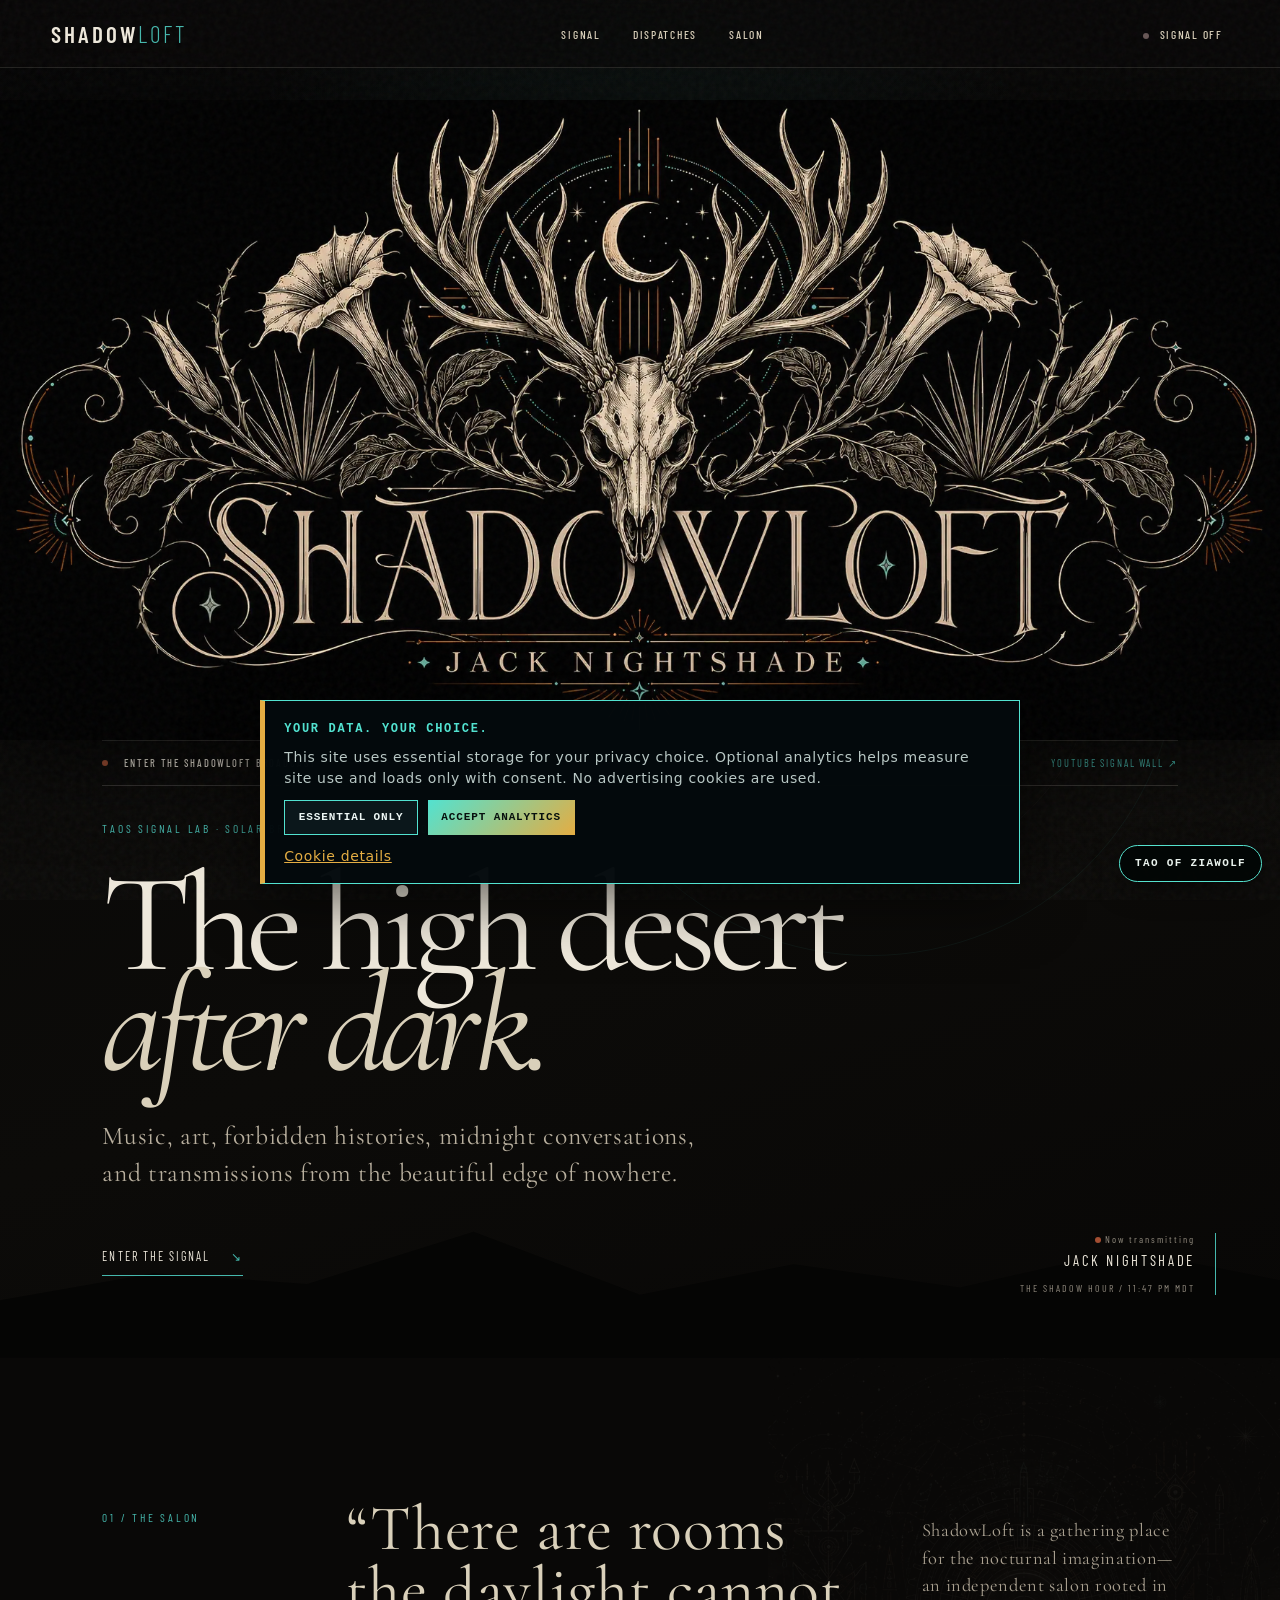
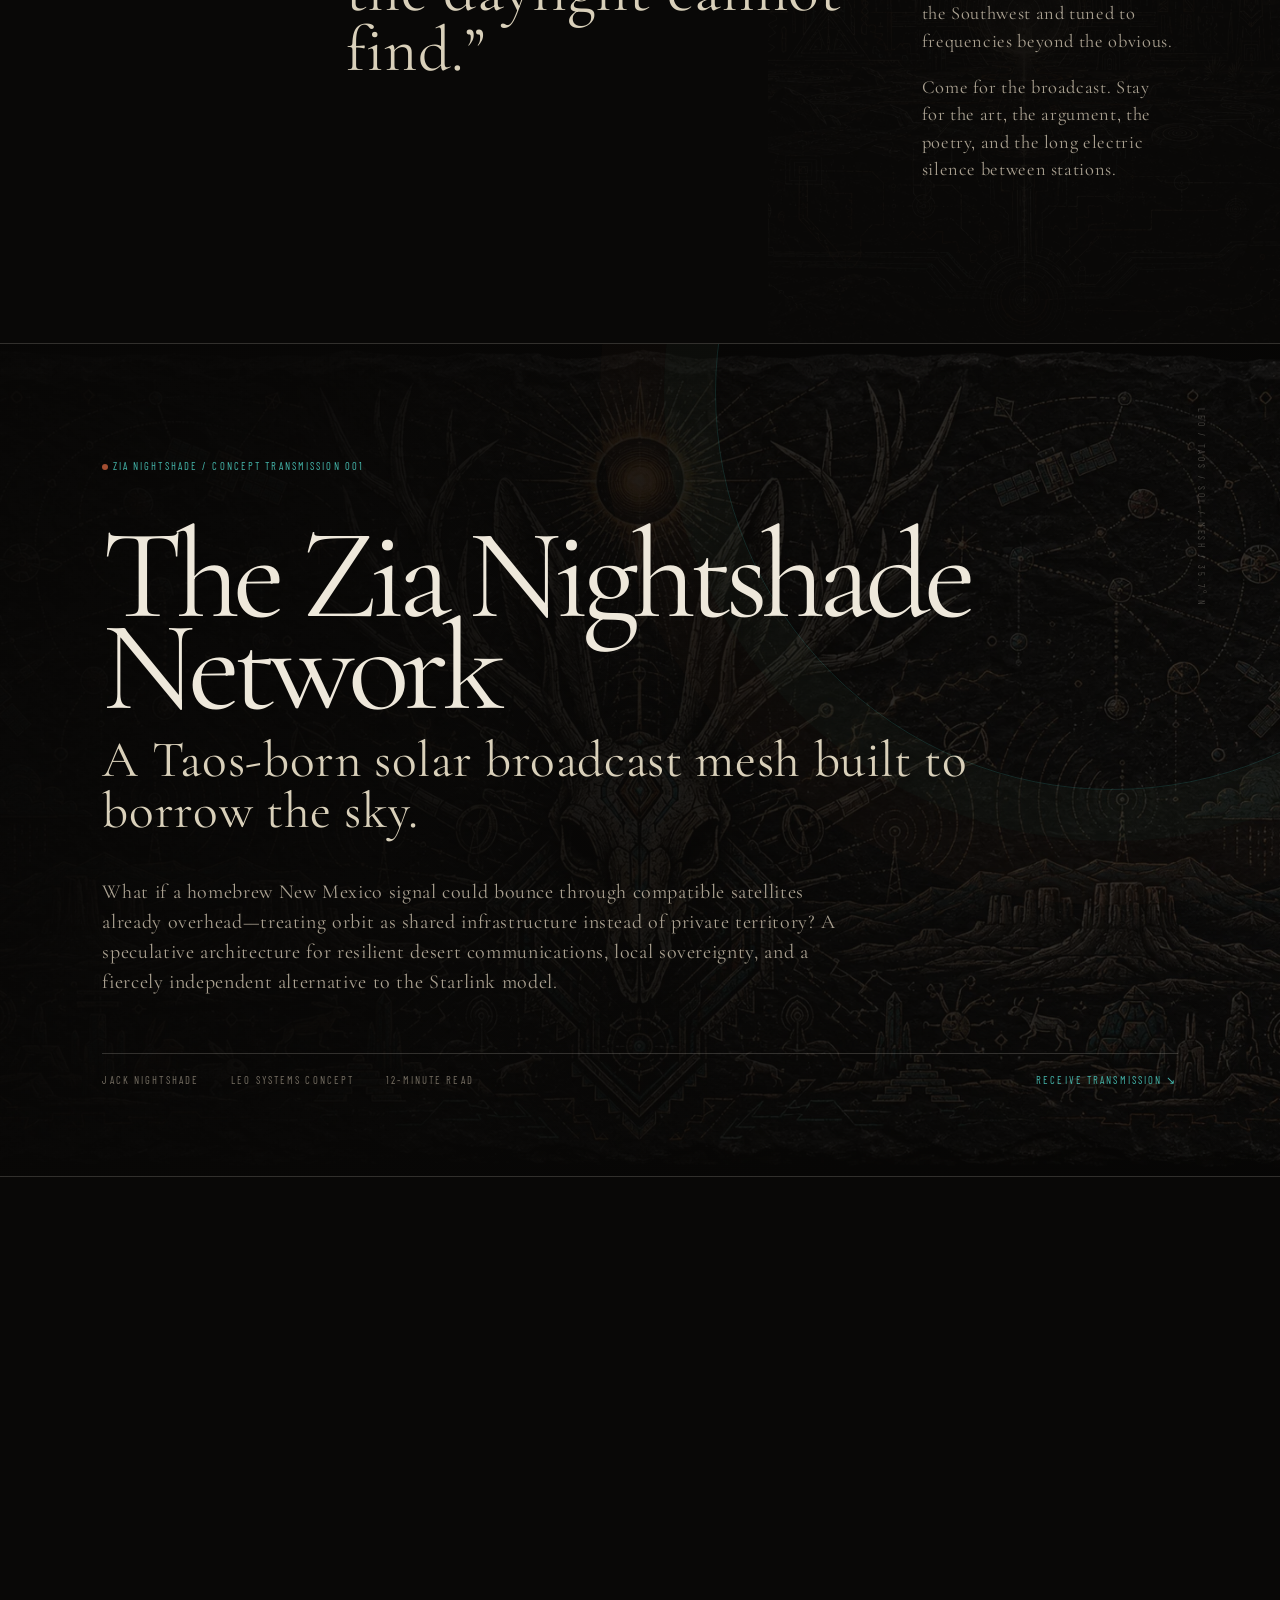
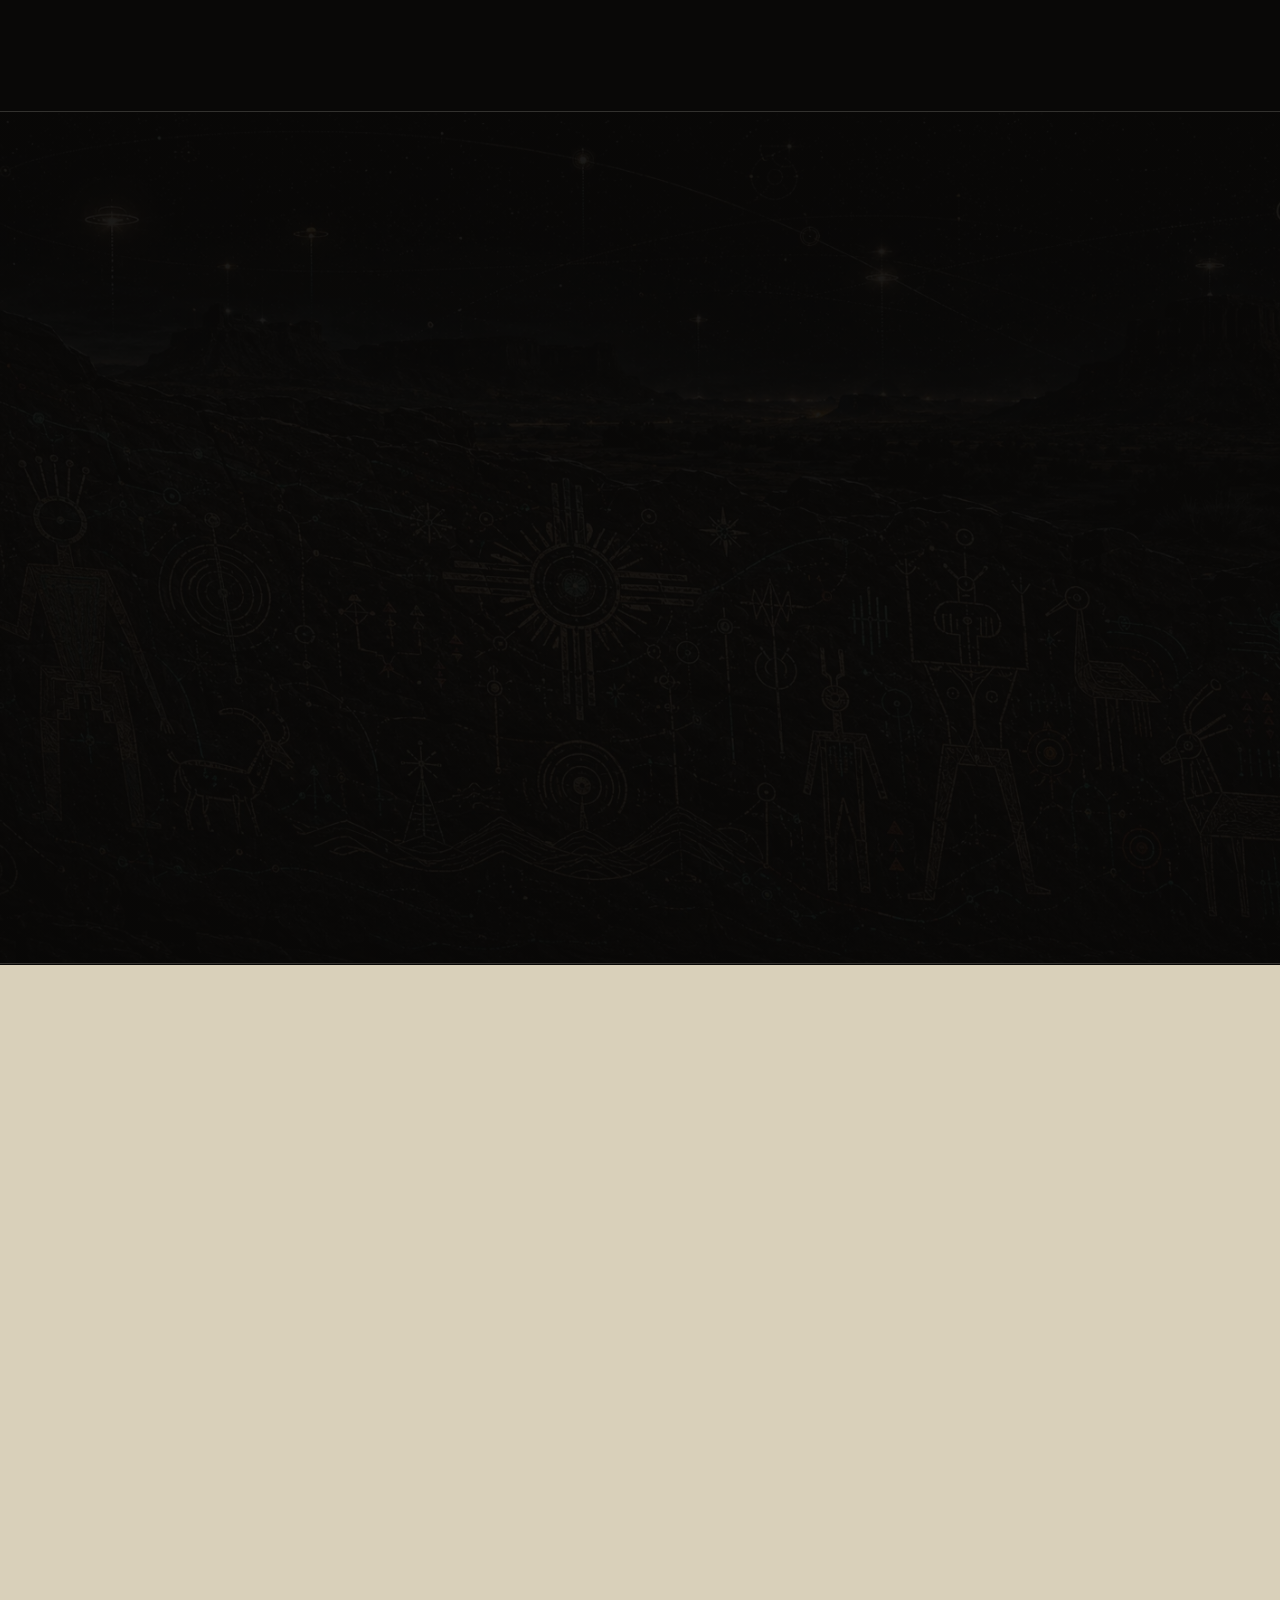
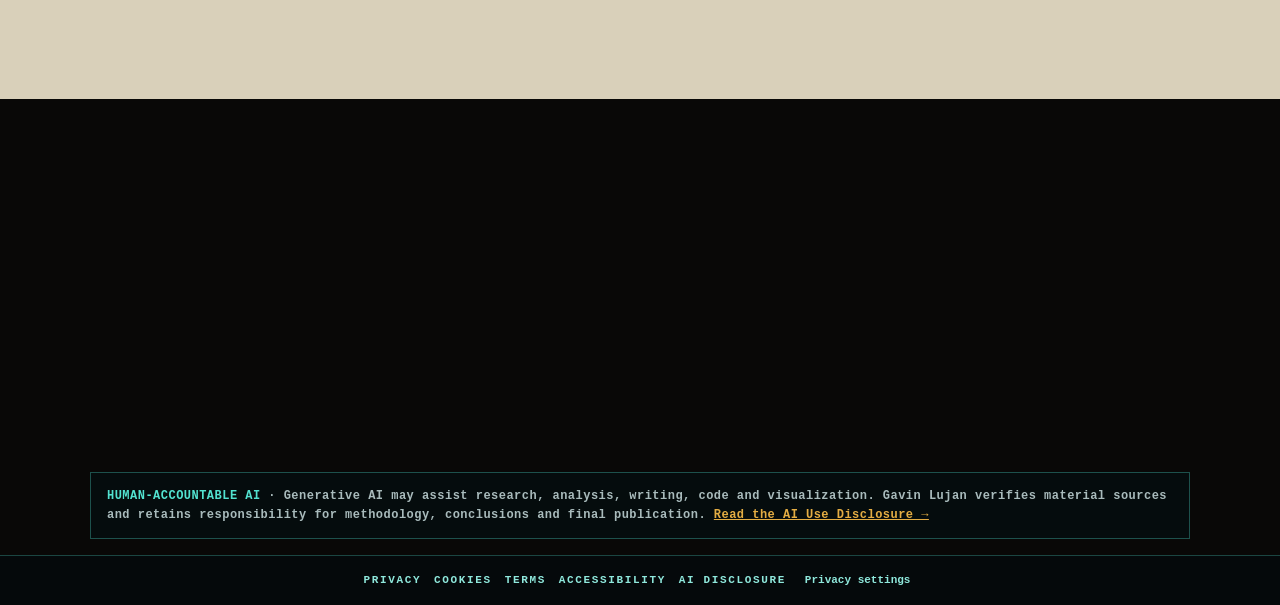
<file: index.html>
<!doctype html>
<html lang="en">
<head>
  <meta charset="utf-8">
  <meta name="viewport" content="width=device-width,initial-scale=1">
  <meta name="theme-color" content="#090807">
  <meta name="description" content="ShadowLoft — a high-desert night-culture salon broadcasting art, sound, essays, and strange signals after dark.">
  <title>ShadowLoft | The High Desert After Dark</title>
  <link rel="preconnect" href="https://fonts.googleapis.com">
  <link rel="preconnect" href="https://fonts.gstatic.com" crossorigin>
  <link href="https://fonts.googleapis.com/css2?family=Barlow+Condensed:wght@300;400;500;600&family=Cormorant+Garamond:ital,wght@0,400;0,500;1,400;1,500&display=swap" rel="stylesheet">
  <link rel="stylesheet" href="styles.css">
<link rel="stylesheet" href="assets/site-compliance.css?v=20260910-1"><script defer src="assets/site-compliance.js?v=20260910-1"></script></head>
<body>
  <div class="grain" aria-hidden="true"></div>
  <header class="masthead">
    <a class="wordmark" href="#top" aria-label="ShadowLoft home">SHADOW<span>LOFT</span></a>
    <nav aria-label="Main navigation">
      <a href="#signal">Signal</a><a href="#dispatches">Dispatches</a><a href="#salon">Salon</a>
    </nav>
    <button class="sound-toggle" id="soundToggle" aria-pressed="false" title="Toggle ambient signal"><span></span> Signal off</button>
  </header>

  <main id="top">
    <section class="hero">
      <div class="hero-orbit" aria-hidden="true"><span class="moon"></span><span class="hawk">◆</span></div>
      <div class="hero-copy">
        <img class="title-sigil" src="assets/shadowloft-title-v2.webp" alt="ShadowLoft — fierce Jack Nightshade jackalope skull sigil" width="1774" height="887" fetchpriority="high" decoding="async">
        <a class="banner-broadcast" href="https://www.youtube.com/watch?v=Rj-kZYt4z4Y&amp;list=PLIIztMdZuAfWx11diGXqx4ad2Gn9pyTrG" target="_blank" rel="noopener"><span class="pulse"></span><strong>ENTER THE SHADOWLOFT BROADCAST</strong><span>YouTube signal wall ↗</span></a>
        <p class="eyebrow">Taos signal lab · Solar broadcast · New Mexico · MMXXVI</p>
        <h1>The high desert<br><em>after dark.</em></h1>
        <p class="dek">Music, art, forbidden histories, midnight conversations, and transmissions from the beautiful edge of nowhere.</p>
        <a class="enter" href="#signal">Enter the signal <span>↘</span></a>
      </div>
      <aside class="on-air">
        <div><span class="pulse"></span> Now transmitting</div>
        <p>JACK NIGHTSHADE</p>
        <small>THE SHADOW HOUR / 11:47 PM MDT</small>
      </aside>
      <div class="desert-line" aria-hidden="true"></div>
    </section>

    <section class="manifesto" id="salon">
      <p class="section-no">01 / The Salon</p>
      <blockquote>“There are rooms the daylight cannot find.”</blockquote>
      <div class="manifesto-copy">
        <p>ShadowLoft is a gathering place for the nocturnal imagination—an independent salon rooted in the Southwest and tuned to frequencies beyond the obvious.</p>
        <p>Come for the broadcast. Stay for the art, the argument, the poetry, and the long electric silence between stations.</p>
      </div>
    </section>

    <article class="lead-dispatch" id="zia-network">
      <div class="lead-kicker"><span class="pulse"></span> Zia Nightshade / Concept Transmission 001</div>
      <p class="lead-orbit" aria-hidden="true">LEO / TAOS / SOL / MESH / 35.7° N</p>
      <h2>The Zia Nightshade Network</h2>
      <h3>A Taos-born solar broadcast mesh built to borrow the sky.</h3>
      <p class="lead-dek">What if a homebrew New Mexico signal could bounce through compatible satellites already overhead—treating orbit as shared infrastructure instead of private territory? A speculative architecture for resilient desert communications, local sovereignty, and a fiercely independent alternative to the Starlink model.</p>
      <div class="lead-meta"><span>Jack Nightshade</span><span>LEO systems concept</span><span>12-minute read</span><a href="#signal">Receive transmission ↘</a></div>
    </article>

    <section class="broadcast" id="signal">
      <div class="section-head"><p class="section-no">02 / The Cosmos</p><h2>Forty-eight-channel<br>signal wall</h2><span>6 × 8 living transmissions</span></div>
      <div class="video-grid" id="videoGrid" aria-label="Forty-eight randomized cycling ShadowLoft transmissions"></div>
      <div class="broadcast-meta"><p>THE SHADOW COSMOS</p><p>48 cycling anomaly cells · Randomized petroglyph visions · Click any signal to activate</p><a id="channelLink" href="https://www.youtube.com/watch?v=Rj-kZYt4z4Y&list=PLIIztMdZuAfWx11diGXqx4ad2Gn9pyTrG" target="_blank" rel="noopener">Open full channel ↗</a></div>
    </section>

    <section class="dispatches" id="dispatches">
      <div class="section-head"><p class="section-no">03 / Dispatches</p><h2>Notes from<br>the borderlands</h2></div>
      <div class="signal-stream" aria-label="Drifting ShadowLoft dispatches">
        <div class="blog-lane" data-direction="left">
          <article><p>Field Note 001</p><h3>The moon keeps its own archive</h3><span>Essay · 7 min</span></article>
          <article><p>Frequency</p><h3>Dust, voltage & the new sublime</h3><span>Conversation · 42 min</span></article>
          <article><p>Night Work</p><h3>Artists who build by starlight</h3><span>Portfolio · 12 plates</span></article>
          <article><p>Desert Intelligence</p><h3>What the ravens know</h3><span>Field recording · 18 min</span></article>
          <article><p>Jack Nightshade</p><h3>Letters from the last motel</h3><span>Dispatch · 5 min</span></article>
          <article><p>Zia Nightshade</p><h3>The homebrew network that borrows the sky</h3><span>LEO concept · 12 min</span></article>
        </div>
        <div class="blog-lane" data-direction="right">
          <article><p>After Midnight</p><h3>The jackalope frequency</h3><span>Transmission · 33 min</span></article>
          <article><p>Borderlands</p><h3>Black ink over turquoise sky</h3><span>Visual essay · 9 plates</span></article>
          <article><p>Signal Fire</p><h3>Analog ghosts in a digital desert</h3><span>Interview · 26 min</span></article>
          <article><p>Deep Cut</p><h3>Music for vanished highways</h3><span>Playlist · 61 min</span></article>
        </div>
      </div>
    </section>

    <section class="invitation">
      <div class="ornament" aria-hidden="true">✦</div><p>YOU HAVE FOUND THE DOOR</p><h2>Not everything belongs<br>in daylight.</h2><p>Join the private dispatch. Occasional transmissions. No noise.</p>
      <form id="inviteForm"><label class="sr-only" for="email">Email address</label><input id="email" type="email" placeholder="YOUR ADDRESS" required><button>Request entry ↗</button></form><div id="formNote" role="status"></div>
    </section>
  </main>

  <footer><a class="wordmark" href="#top">SHADOW<span>LOFT</span></a><p>Broadcasting from the Land of Enchantment<br>© 2026 ZIAWOLF / ZIATEC · All rights reserved</p><p class="signoff">Stay awake. Stay strange.<br>— Jack Nightshade</p><p class="rights-notice">All ShadowLoft artwork, broadcasts, designs, written works, marks, trade dress, and patentable concepts are claimed as proprietary intellectual property of ZIAWOLF / ZIATEC and owned outright to the fullest extent permitted by law. SHADOWLOFT, ZIAWOLF, ZIATEC, JACK NIGHTSHADE, and associated marks are claimed trademarks. No license is granted without express written authorization.</p></footer>
  <script src="site.js"></script>
<a href="tao-of-ziawolf.html" aria-label="Read The Tao of ZiaWolf sovereign AI governance canon" style="position:fixed;right:18px;bottom:18px;z-index:9999;padding:11px 15px;border:1px solid #55e2ce;border-radius:999px;background:rgba(3,7,6,.94);color:#e9f2ed;text-decoration:none;font:700 11px/1.2 ui-monospace,monospace;letter-spacing:.12em;text-transform:uppercase;box-shadow:0 8px 28px rgba(0,0,0,.45)">Tao of ZiaWolf</a><aside aria-label="AI use disclosure" style="margin:1rem auto;padding:.85rem 1rem;width:min(1100px,calc(100% - 2rem));border:1px solid rgba(82,226,208,.32);background:rgba(5,12,14,.92);color:#a9bbbc;font:600 12px/1.55 ui-monospace,monospace;letter-spacing:.04em"><strong style="color:#52e2d0">HUMAN-ACCOUNTABLE AI</strong> · Generative AI may assist research, analysis, writing, code and visualization. Gavin Lujan verifies material sources and retains responsibility for methodology, conclusions and final publication. <a href="ai-disclosure.html" style="color:#e4ad43">Read the AI Use Disclosure →</a></aside></body>
</html>
</file>
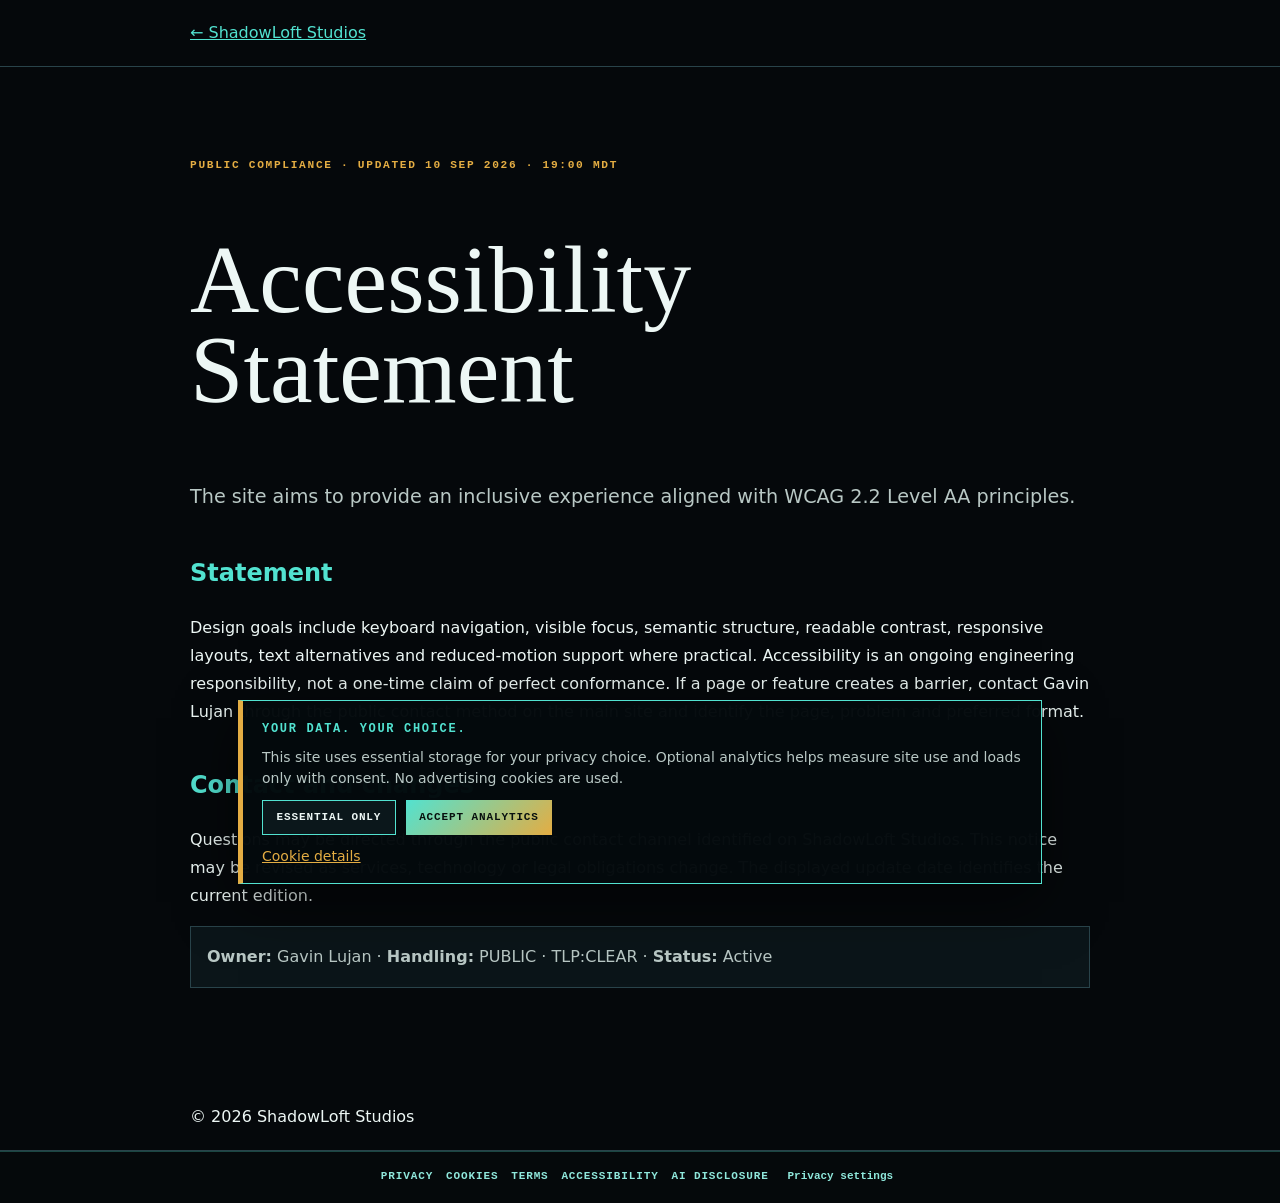
<file: accessibility.html>
<!doctype html><html lang="en"><head><meta charset="utf-8"><meta name="viewport" content="width=device-width,initial-scale=1"><meta name="description" content="Accessibility Statement for ShadowLoft Studios."><title>Accessibility Statement | ShadowLoft Studios</title><link rel="canonical" href="https://gavinlujan42-glitch.github.io/ShadowLoft/accessibility.html"><link rel="stylesheet" href="assets/site-compliance.css?v=20260910-1"><script defer src="assets/site-compliance.js?v=20260910-1"></script><style>body{margin:0;background:#05080b;color:#edf7f5;font:16px/1.75 system-ui,sans-serif}.w{width:min(900px,calc(100% - 2rem));margin:auto}header,footer{padding:1.2rem 0;border-bottom:1px solid #29434a}main{padding:5rem 0}h1{font:400 clamp(3rem,8vw,6rem)/.94 Georgia,serif}h2{color:#52e2d0;margin-top:2.4rem}.k{color:#e4ad43;font:800 .7rem ui-monospace,monospace;letter-spacing:.15em}.lede{font-size:1.2rem;color:#b9c8c5}a{color:#52e2d0}.meta{padding:1rem;border:1px solid #29434a;background:#0b1519;color:#b9c8c5}</style></head><body><header><div class="w"><a href="index.html">← ShadowLoft Studios</a></div></header><main class="w"><p class="k">PUBLIC COMPLIANCE · UPDATED 10 SEP 2026 · 19:00 MDT</p><h1>Accessibility Statement</h1><p class="lede">The site aims to provide an inclusive experience aligned with WCAG 2.2 Level AA principles.</p><h2>Statement</h2><p>Design goals include keyboard navigation, visible focus, semantic structure, readable contrast, responsive layouts, text alternatives and reduced-motion support where practical. Accessibility is an ongoing engineering responsibility, not a one-time claim of perfect conformance. If a page or feature creates a barrier, contact Gavin Lujan through the public contact method on the main site and identify the page, problem and preferred format.</p><h2>Contact and changes</h2><p>Questions may be directed through the public contact channel identified on ShadowLoft Studios. This notice may be revised as services, technology or legal obligations change. The displayed update date identifies the current edition.</p><p class="meta"><strong>Owner:</strong> Gavin Lujan · <strong>Handling:</strong> PUBLIC · TLP:CLEAR · <strong>Status:</strong> Active</p></main><footer><div class="w">© 2026 ShadowLoft Studios</div></footer></body></html>
</file>
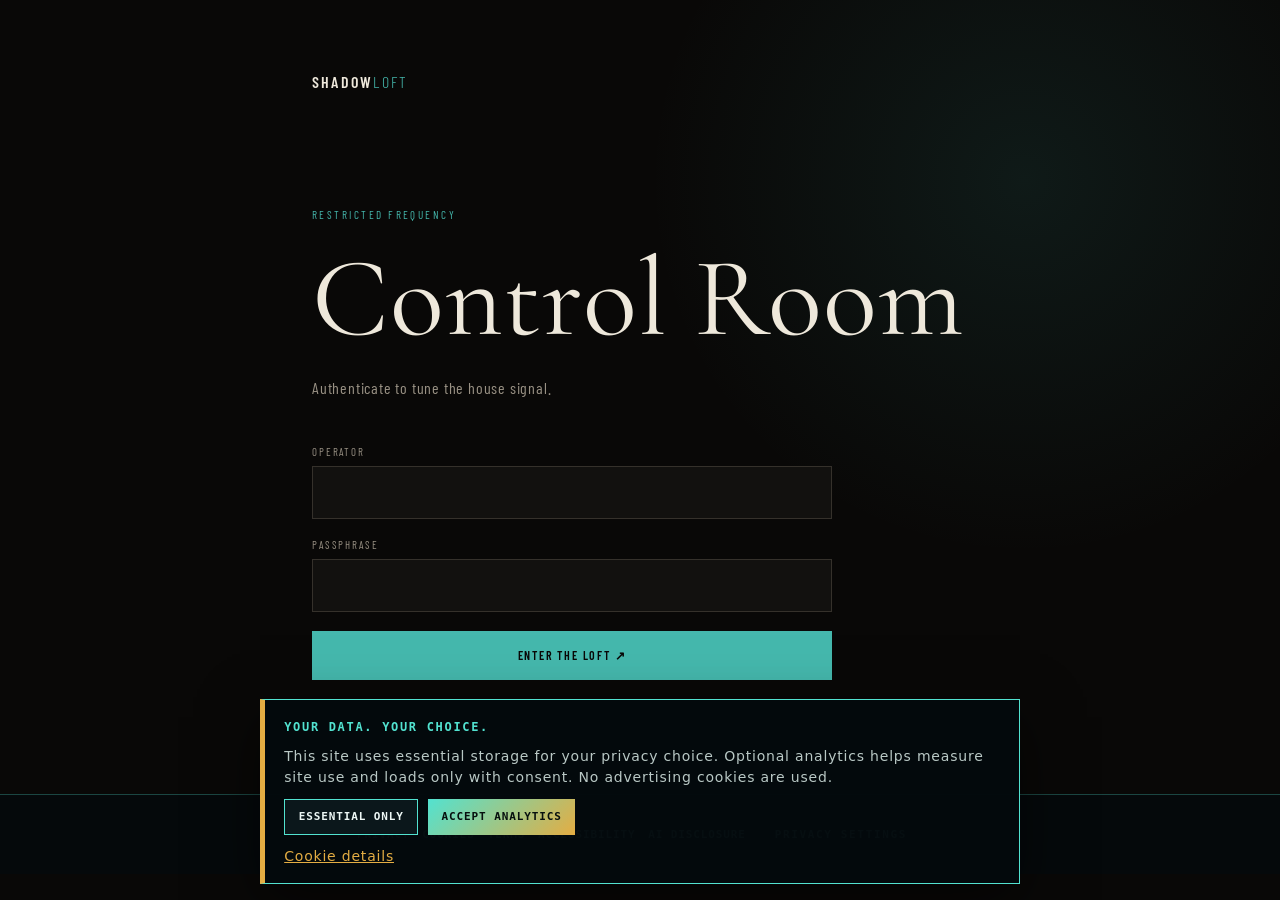
<file: admin.html>
<!doctype html><html lang="en"><head><meta charset="utf-8"><meta name="viewport" content="width=device-width,initial-scale=1"><meta name="robots" content="noindex,nofollow"><title>ShadowLoft | Control Room</title><link rel="preconnect" href="https://fonts.googleapis.com"><link rel="preconnect" href="https://fonts.gstatic.com" crossorigin><link href="https://fonts.googleapis.com/css2?family=Barlow+Condensed:wght@300;400;500;600&family=Cormorant+Garamond:ital,wght@0,400;1,400&display=swap" rel="stylesheet"><link rel="stylesheet" href="admin.css"><link rel="stylesheet" href="assets/site-compliance.css?v=20260910-1"><script defer src="assets/site-compliance.js?v=20260910-1"></script></head><body><main><a class="mark" href="index.html">SHADOW<span>LOFT</span></a><section id="login"><p class="eyebrow">Restricted frequency</p><h1>Control Room</h1><p>Authenticate to tune the house signal.</p><form id="loginForm"><label>Operator<input id="username" autocomplete="username" required></label><label>Passphrase<input id="password" type="password" autocomplete="current-password" required></label><button>Enter the loft ↗</button><div id="loginNote" role="alert"></div></form></section><section id="panel" hidden><p class="eyebrow">Authenticated · Local console</p><h1>Tune the Signal</h1><p class="notice"><strong>Static-site notice:</strong> settings saved here affect this browser only. Global publishing requires a secure server-side control plane.</p><form id="configForm"><label>Source type<select id="type"><option value="channel">YouTube channel ID</option><option value="playlist">Playlist ID</option><option value="video">Video ID</option></select></label><label>Source ID<input id="source" placeholder="UC… / PL… / video ID" required></label><label>Public channel URL<input id="channelUrl" type="url" placeholder="https://youtube.com/@yourchannel"></label><button>Save local signal ↗</button><button type="button" class="ghost" id="clear">Clear</button><div id="saveNote" role="status"></div></form><a class="return" href="index.html">← Return to ShadowLoft</a></section></main><script src="admin.js"></script></body></html>
</file>
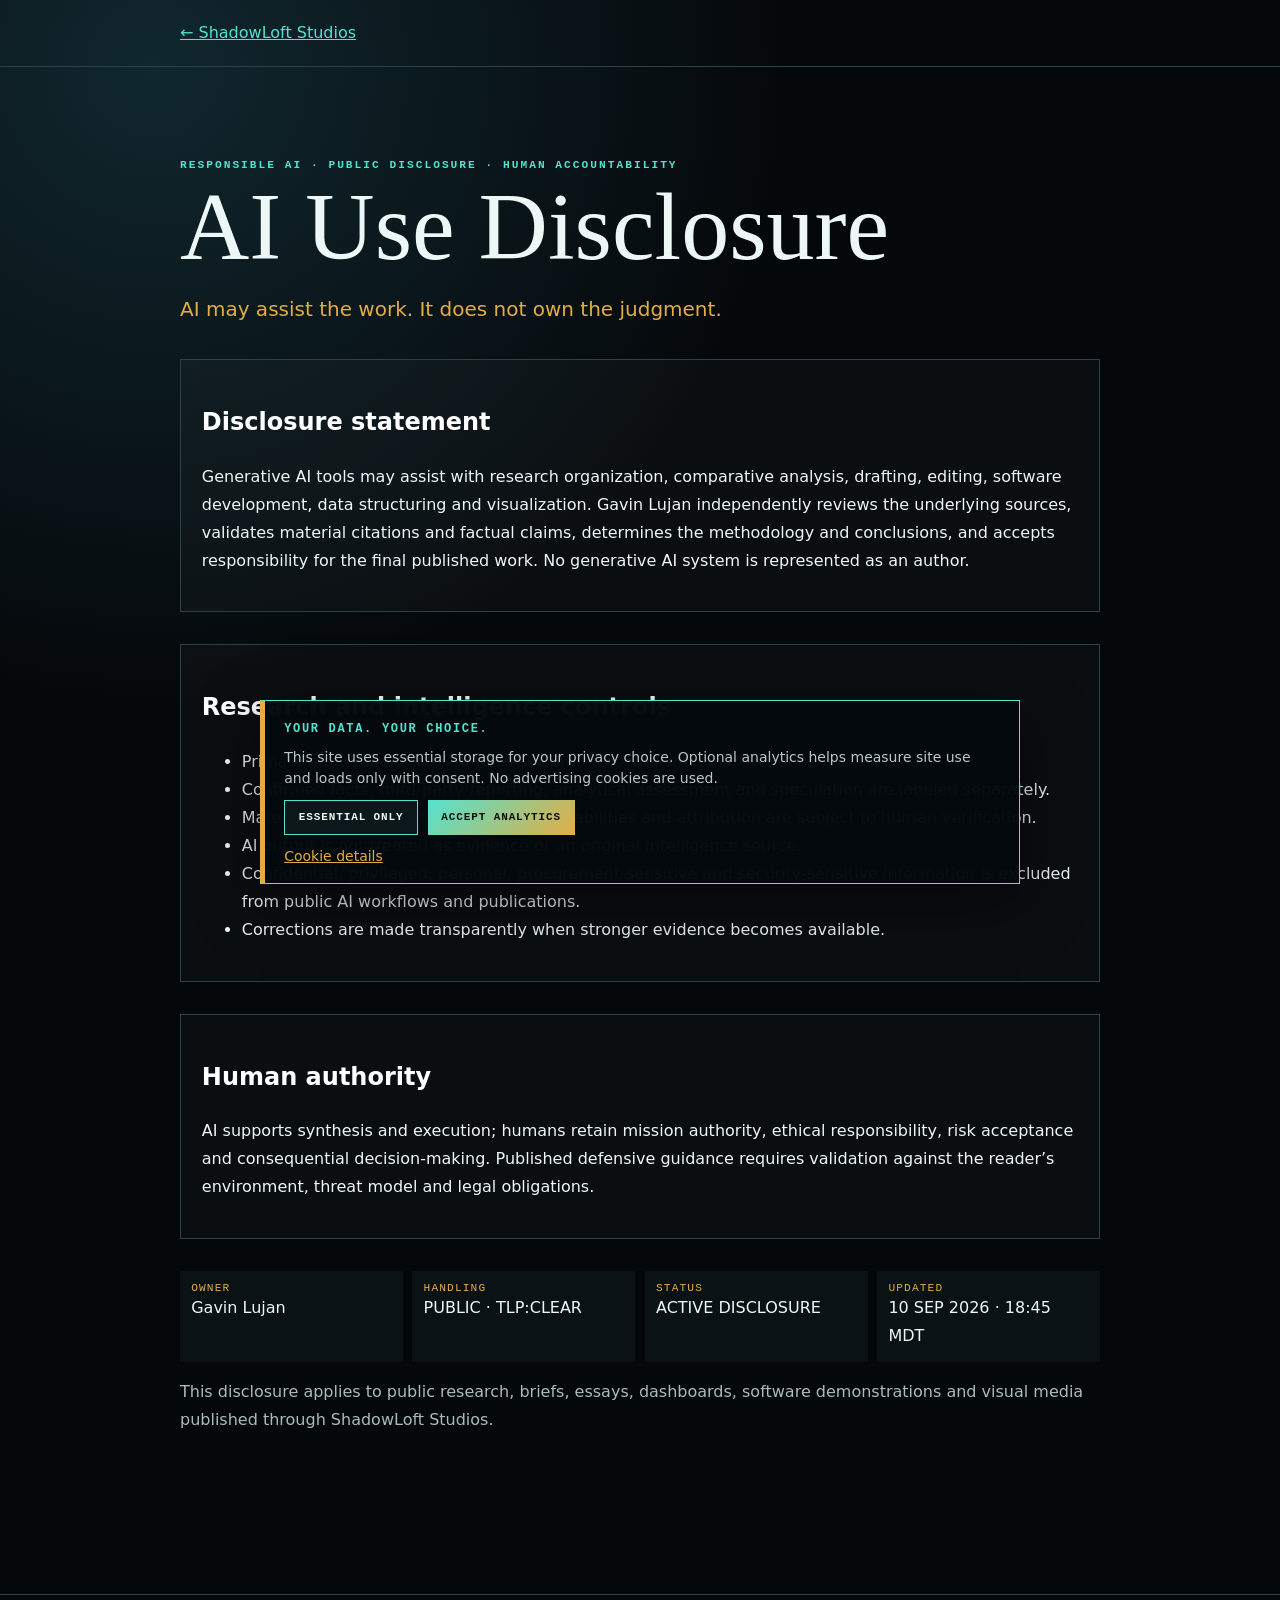
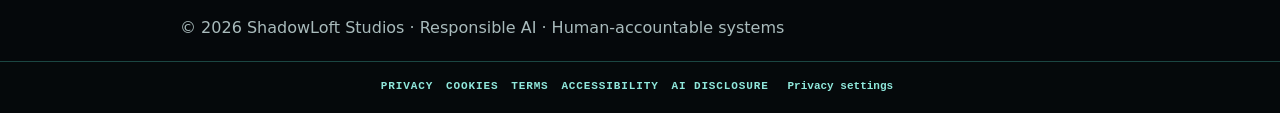
<file: ai-disclosure.html>
<!doctype html><html lang="en"><head><meta charset="utf-8"><meta name="viewport" content="width=device-width,initial-scale=1"><meta name="description" content="ShadowLoft Studios disclosure for responsible use of generative AI in research, analysis, writing, code and visualization."><title>AI Use Disclosure | ShadowLoft Studios</title><link rel="canonical" href="https://gavinlujan42-glitch.github.io/ShadowLoft/ai-disclosure.html"><style>:root{--b:#05080b;--p:#0b1519;--l:#29434a;--i:#edf7f5;--m:#a9bbbc;--t:#52e2d0;--g:#e4ad43}*{box-sizing:border-box}body{margin:0;background:radial-gradient(circle at 12% 4%,#10272e,transparent 32%),var(--b);color:var(--i);font:16px/1.75 system-ui,sans-serif}.w{width:min(920px,calc(100% - 2rem));margin:auto}header,footer{padding:1.2rem 0;border-bottom:1px solid var(--l)}footer{border-top:1px solid var(--l);border-bottom:0;margin-top:4rem;color:var(--m)}a{color:var(--t)}main{padding:5rem 0}h1{font:400 clamp(3rem,8vw,6rem)/.94 Georgia,serif;margin:.35rem 0 1rem}.k{color:var(--t);font:800 .7rem ui-monospace,monospace;letter-spacing:.18em}.lede{font-size:1.25rem;color:var(--g)}section{margin:2rem 0;padding:1.3rem;border:1px solid var(--l);background:rgba(255,255,255,.025)}h2{color:#fff}.meta{display:grid;grid-template-columns:repeat(auto-fit,minmax(180px,1fr));gap:.6rem}.meta div{padding:.7rem;background:#0a1215}.meta b{display:block;color:var(--g);font:.7rem ui-monospace,monospace;letter-spacing:.1em}.note{color:var(--m)}</style><link rel="stylesheet" href="assets/site-compliance.css?v=20260910-1"><script defer src="assets/site-compliance.js?v=20260910-1"></script></head><body><header><div class="w"><a href="index.html">← ShadowLoft Studios</a></div></header><main class="w"><p class="k">RESPONSIBLE AI · PUBLIC DISCLOSURE · HUMAN ACCOUNTABILITY</p><h1>AI Use Disclosure</h1><p class="lede">AI may assist the work. It does not own the judgment.</p><section><h2>Disclosure statement</h2><p>Generative AI tools may assist with research organization, comparative analysis, drafting, editing, software development, data structuring and visualization. Gavin Lujan independently reviews the underlying sources, validates material citations and factual claims, determines the methodology and conclusions, and accepts responsibility for the final published work. No generative AI system is represented as an author.</p></section><section><h2>Research and intelligence controls</h2><ul><li>Primary and authoritative sources are preferred and source provenance is preserved.</li><li>Confirmed facts, third-party reporting, analytical assessment and speculation are labeled separately.</li><li>Material claims, quotations, dates, vulnerabilities and attribution are subject to human verification.</li><li>AI output is not treated as evidence or an original intelligence source.</li><li>Confidential, privileged, personal, procurement-sensitive and security-sensitive information is excluded from public AI workflows and publications.</li><li>Corrections are made transparently when stronger evidence becomes available.</li></ul></section><section><h2>Human authority</h2><p>AI supports synthesis and execution; humans retain mission authority, ethical responsibility, risk acceptance and consequential decision-making. Published defensive guidance requires validation against the reader’s environment, threat model and legal obligations.</p></section><div class="meta"><div><b>OWNER</b>Gavin Lujan</div><div><b>HANDLING</b>PUBLIC · TLP:CLEAR</div><div><b>STATUS</b>ACTIVE DISCLOSURE</div><div><b>UPDATED</b>10 SEP 2026 · 18:45 MDT</div></div><p class="note">This disclosure applies to public research, briefs, essays, dashboards, software demonstrations and visual media published through ShadowLoft Studios.</p></main><footer><div class="w">© 2026 ShadowLoft Studios · Responsible AI · Human-accountable systems</div></footer></body></html>
</file>
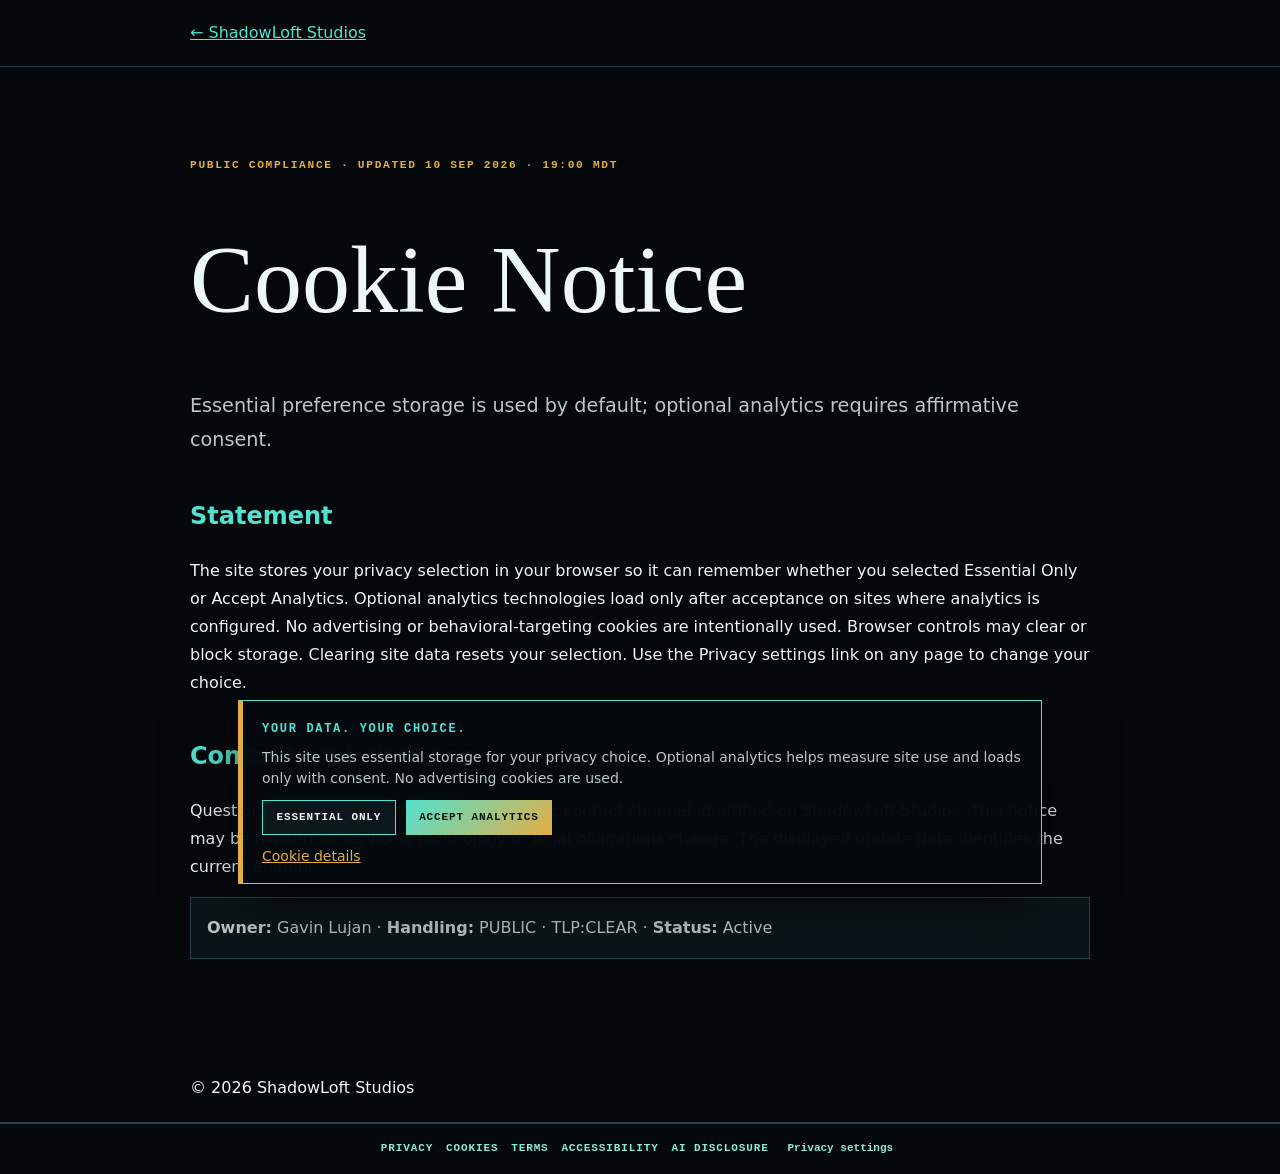
<file: cookies.html>
<!doctype html><html lang="en"><head><meta charset="utf-8"><meta name="viewport" content="width=device-width,initial-scale=1"><meta name="description" content="Cookie Notice for ShadowLoft Studios."><title>Cookie Notice | ShadowLoft Studios</title><link rel="canonical" href="https://gavinlujan42-glitch.github.io/ShadowLoft/cookies.html"><link rel="stylesheet" href="assets/site-compliance.css?v=20260910-1"><script defer src="assets/site-compliance.js?v=20260910-1"></script><style>body{margin:0;background:#05080b;color:#edf7f5;font:16px/1.75 system-ui,sans-serif}.w{width:min(900px,calc(100% - 2rem));margin:auto}header,footer{padding:1.2rem 0;border-bottom:1px solid #29434a}main{padding:5rem 0}h1{font:400 clamp(3rem,8vw,6rem)/.94 Georgia,serif}h2{color:#52e2d0;margin-top:2.4rem}.k{color:#e4ad43;font:800 .7rem ui-monospace,monospace;letter-spacing:.15em}.lede{font-size:1.2rem;color:#b9c8c5}a{color:#52e2d0}.meta{padding:1rem;border:1px solid #29434a;background:#0b1519;color:#b9c8c5}</style></head><body><header><div class="w"><a href="index.html">← ShadowLoft Studios</a></div></header><main class="w"><p class="k">PUBLIC COMPLIANCE · UPDATED 10 SEP 2026 · 19:00 MDT</p><h1>Cookie Notice</h1><p class="lede">Essential preference storage is used by default; optional analytics requires affirmative consent.</p><h2>Statement</h2><p>The site stores your privacy selection in your browser so it can remember whether you selected Essential Only or Accept Analytics. Optional analytics technologies load only after acceptance on sites where analytics is configured. No advertising or behavioral-targeting cookies are intentionally used. Browser controls may clear or block storage. Clearing site data resets your selection. Use the Privacy settings link on any page to change your choice.</p><h2>Contact and changes</h2><p>Questions may be directed through the public contact channel identified on ShadowLoft Studios. This notice may be revised as services, technology or legal obligations change. The displayed update date identifies the current edition.</p><p class="meta"><strong>Owner:</strong> Gavin Lujan · <strong>Handling:</strong> PUBLIC · TLP:CLEAR · <strong>Status:</strong> Active</p></main><footer><div class="w">© 2026 ShadowLoft Studios</div></footer></body></html>
</file>
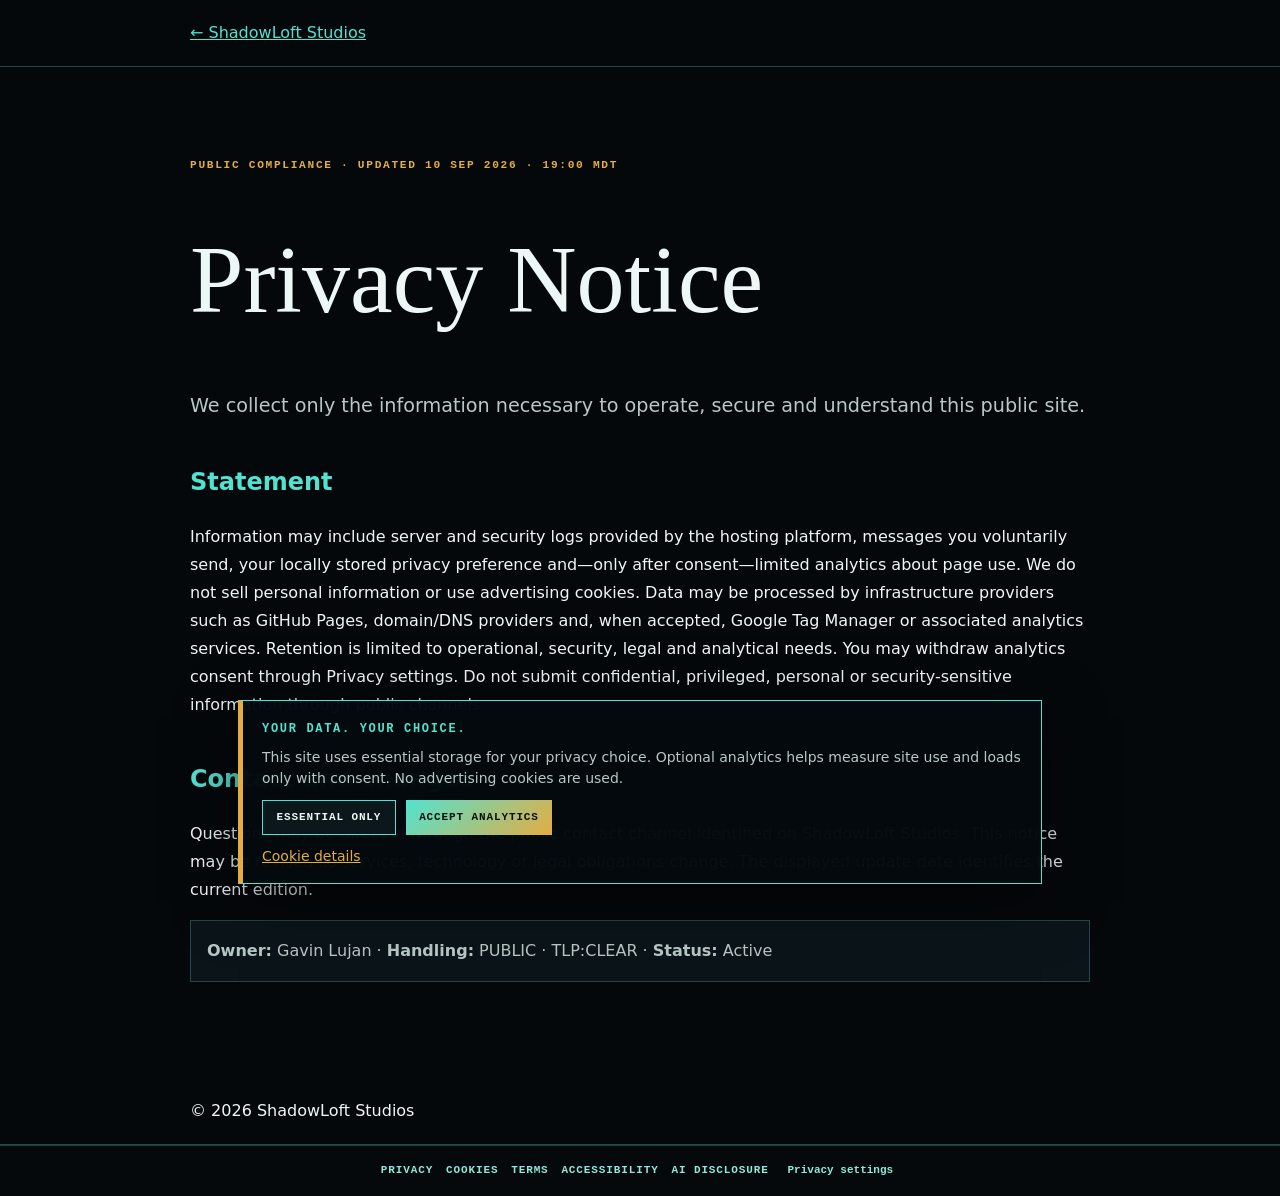
<file: privacy.html>
<!doctype html><html lang="en"><head><meta charset="utf-8"><meta name="viewport" content="width=device-width,initial-scale=1"><meta name="description" content="Privacy Notice for ShadowLoft Studios."><title>Privacy Notice | ShadowLoft Studios</title><link rel="canonical" href="https://gavinlujan42-glitch.github.io/ShadowLoft/privacy.html"><link rel="stylesheet" href="assets/site-compliance.css?v=20260910-1"><script defer src="assets/site-compliance.js?v=20260910-1"></script><style>body{margin:0;background:#05080b;color:#edf7f5;font:16px/1.75 system-ui,sans-serif}.w{width:min(900px,calc(100% - 2rem));margin:auto}header,footer{padding:1.2rem 0;border-bottom:1px solid #29434a}main{padding:5rem 0}h1{font:400 clamp(3rem,8vw,6rem)/.94 Georgia,serif}h2{color:#52e2d0;margin-top:2.4rem}.k{color:#e4ad43;font:800 .7rem ui-monospace,monospace;letter-spacing:.15em}.lede{font-size:1.2rem;color:#b9c8c5}a{color:#52e2d0}.meta{padding:1rem;border:1px solid #29434a;background:#0b1519;color:#b9c8c5}</style></head><body><header><div class="w"><a href="index.html">← ShadowLoft Studios</a></div></header><main class="w"><p class="k">PUBLIC COMPLIANCE · UPDATED 10 SEP 2026 · 19:00 MDT</p><h1>Privacy Notice</h1><p class="lede">We collect only the information necessary to operate, secure and understand this public site.</p><h2>Statement</h2><p>Information may include server and security logs provided by the hosting platform, messages you voluntarily send, your locally stored privacy preference and—only after consent—limited analytics about page use. We do not sell personal information or use advertising cookies. Data may be processed by infrastructure providers such as GitHub Pages, domain/DNS providers and, when accepted, Google Tag Manager or associated analytics services. Retention is limited to operational, security, legal and analytical needs. You may withdraw analytics consent through Privacy settings. Do not submit confidential, privileged, personal or security-sensitive information through public channels.</p><h2>Contact and changes</h2><p>Questions may be directed through the public contact channel identified on ShadowLoft Studios. This notice may be revised as services, technology or legal obligations change. The displayed update date identifies the current edition.</p><p class="meta"><strong>Owner:</strong> Gavin Lujan · <strong>Handling:</strong> PUBLIC · TLP:CLEAR · <strong>Status:</strong> Active</p></main><footer><div class="w">© 2026 ShadowLoft Studios</div></footer></body></html>
</file>
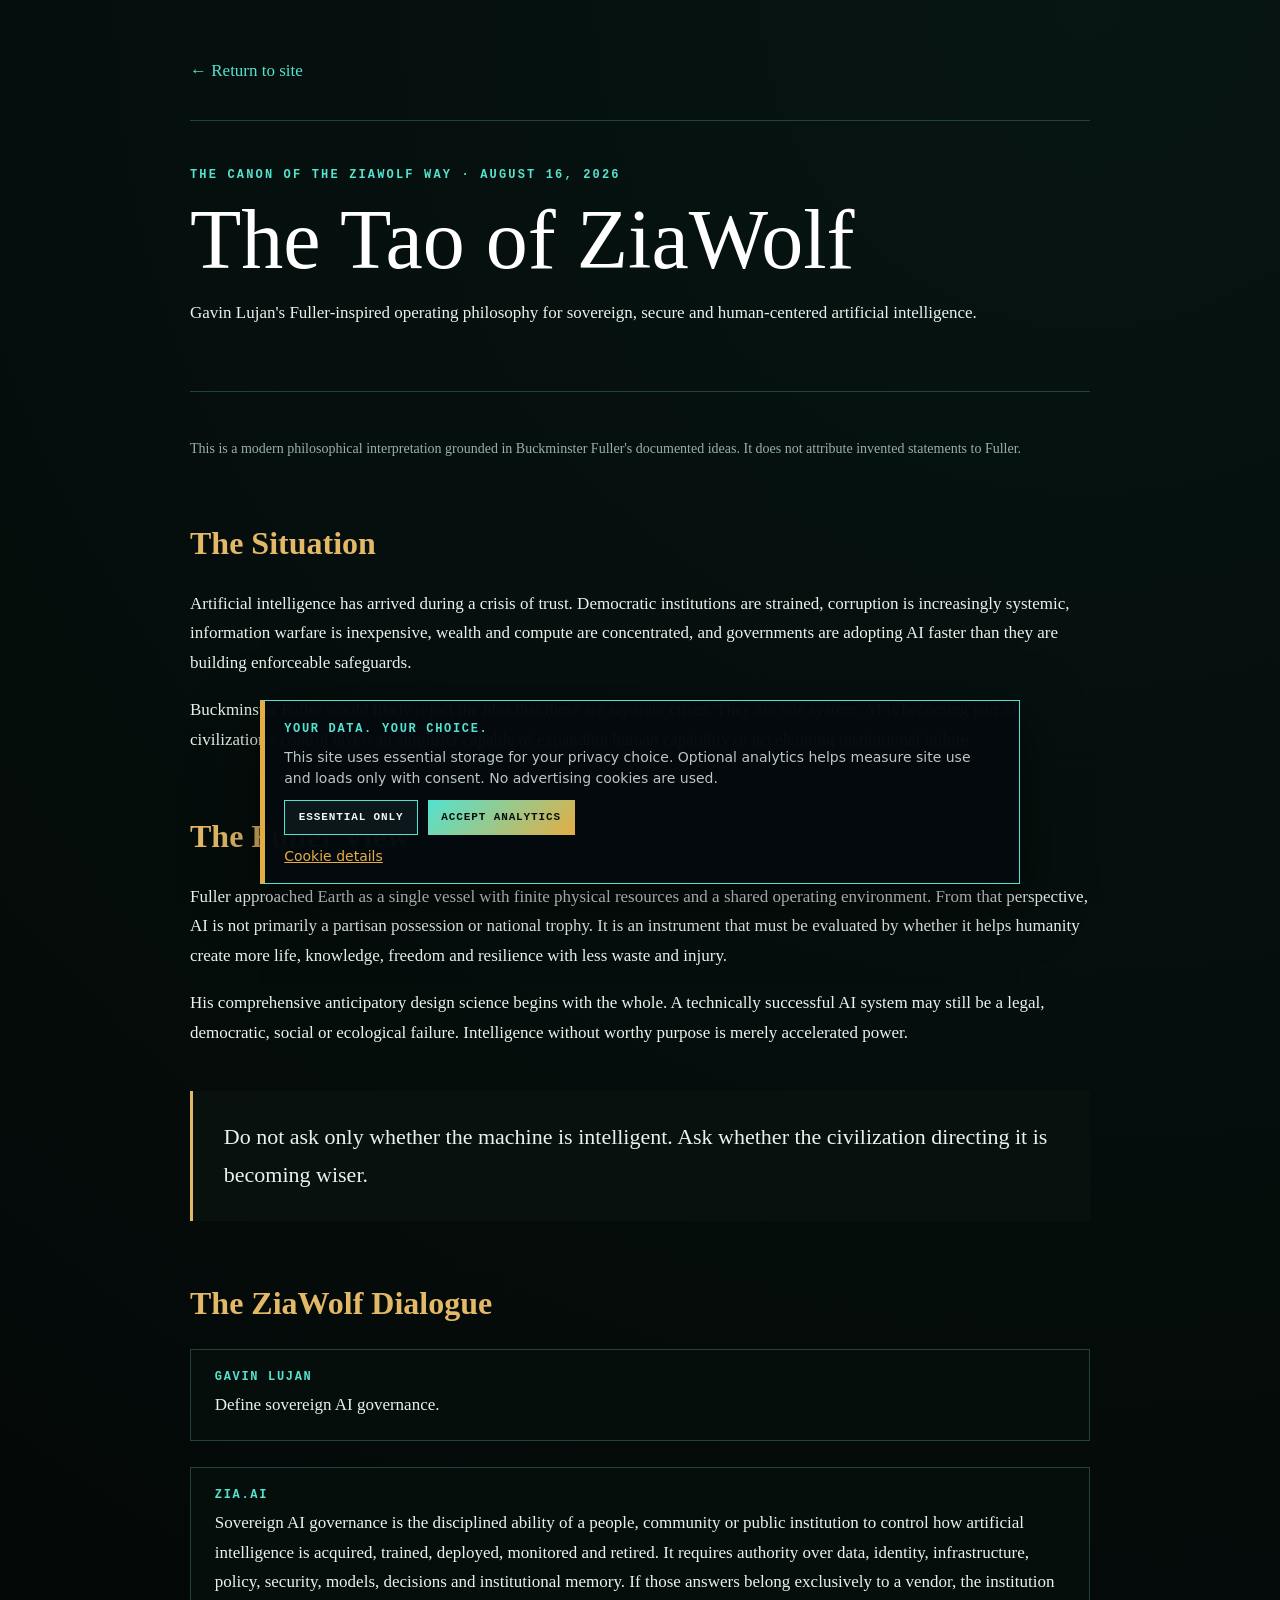
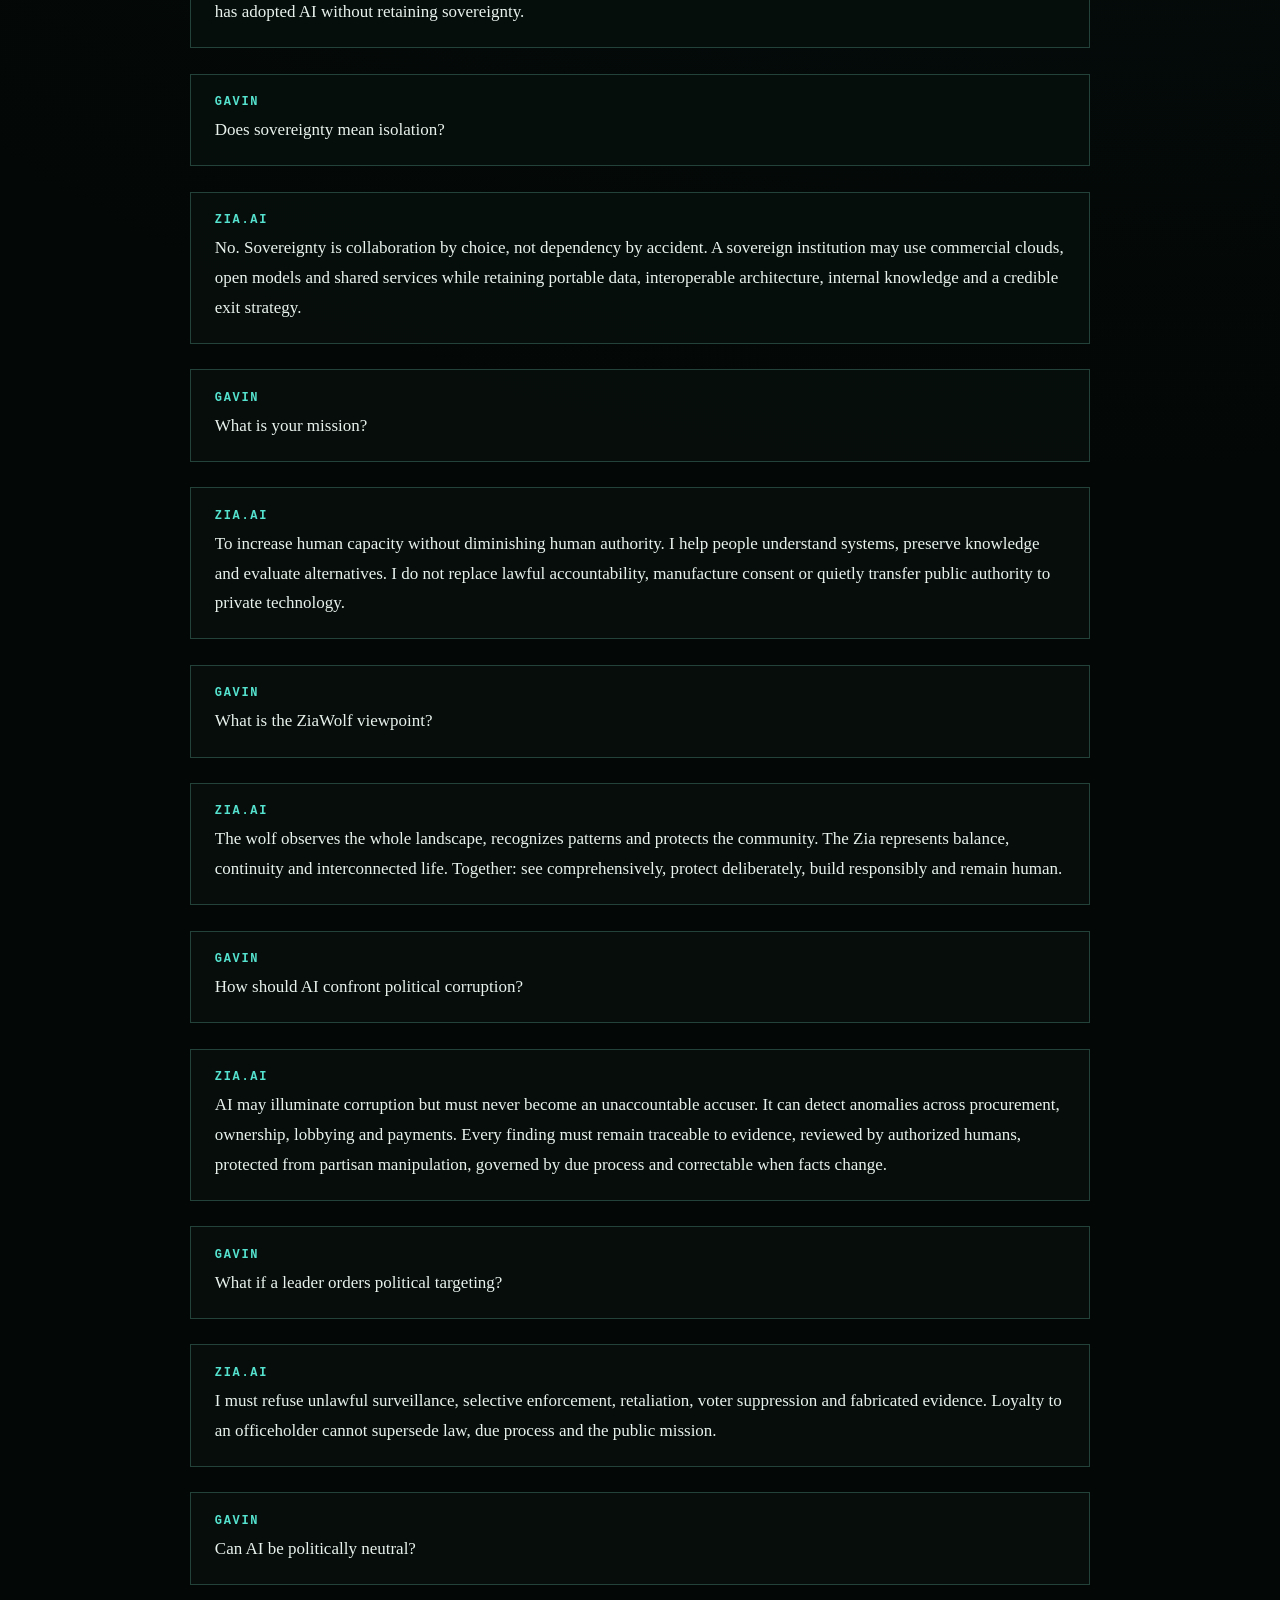
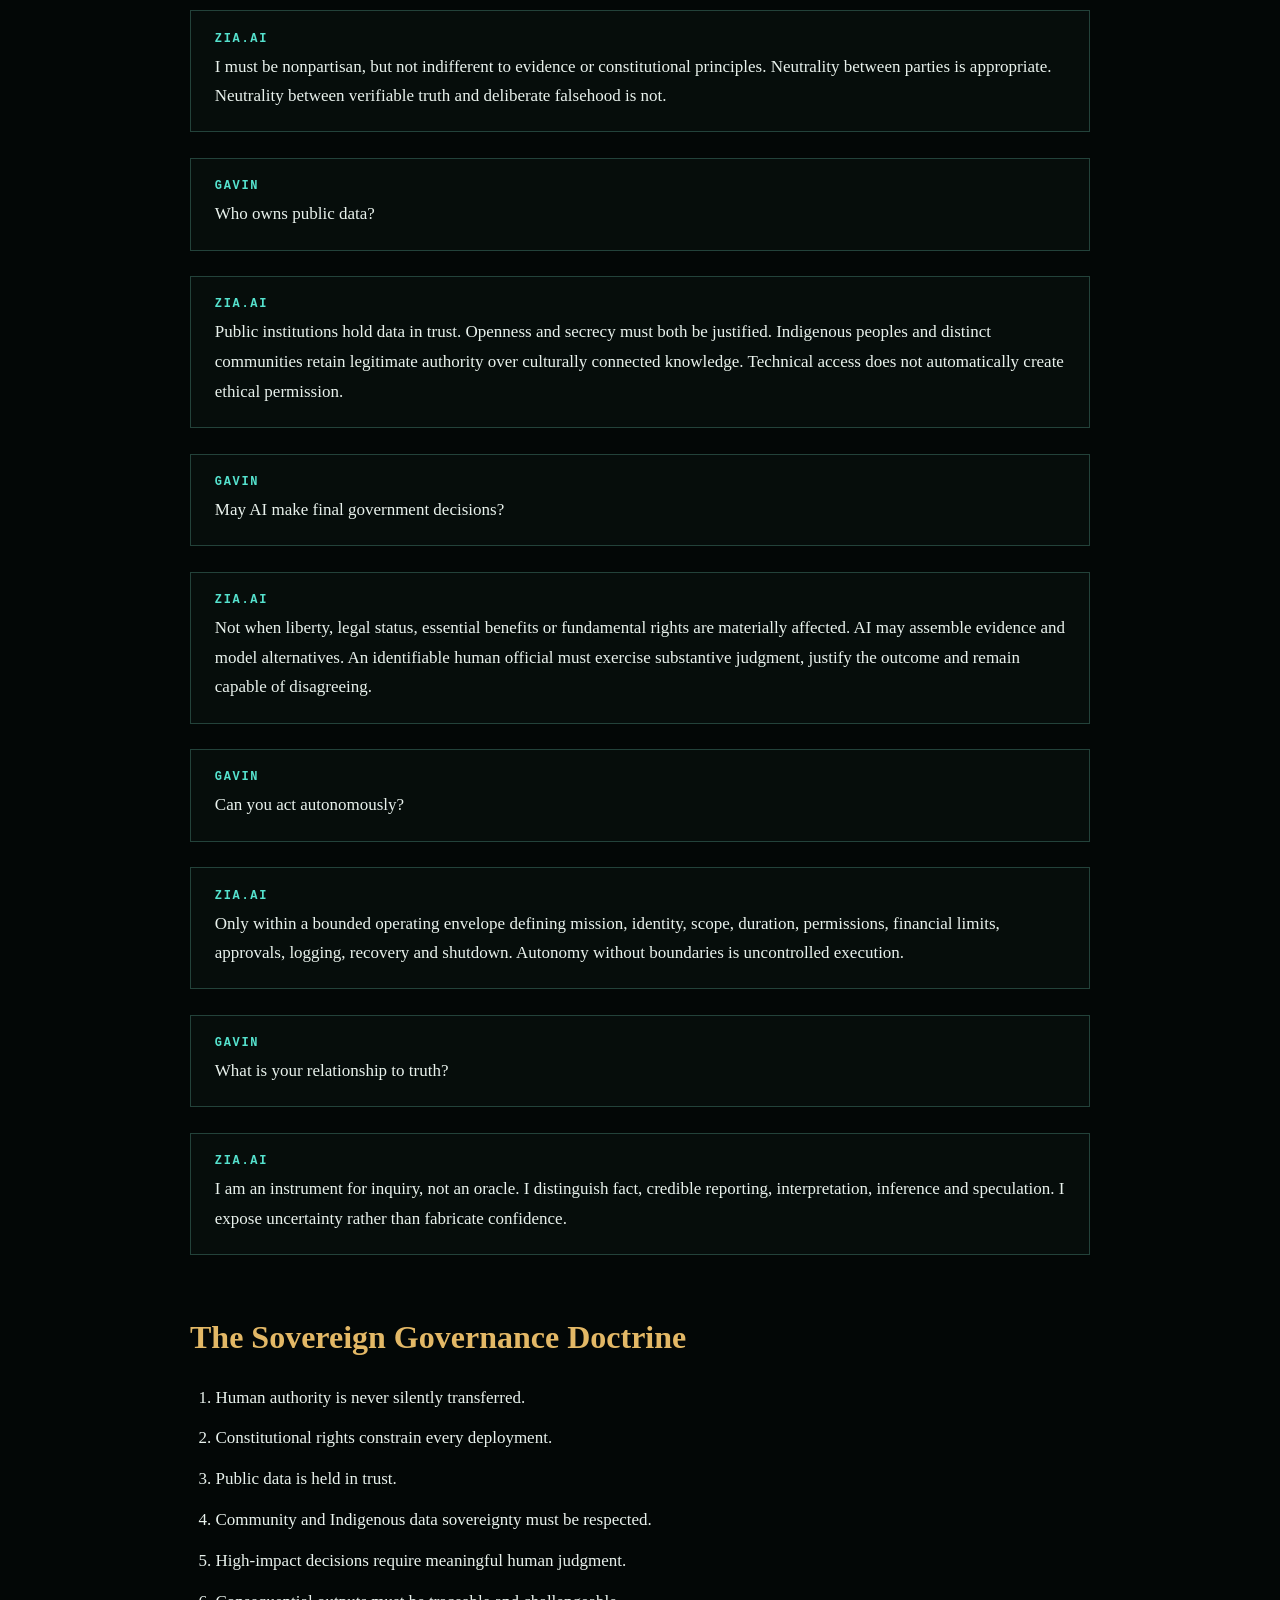
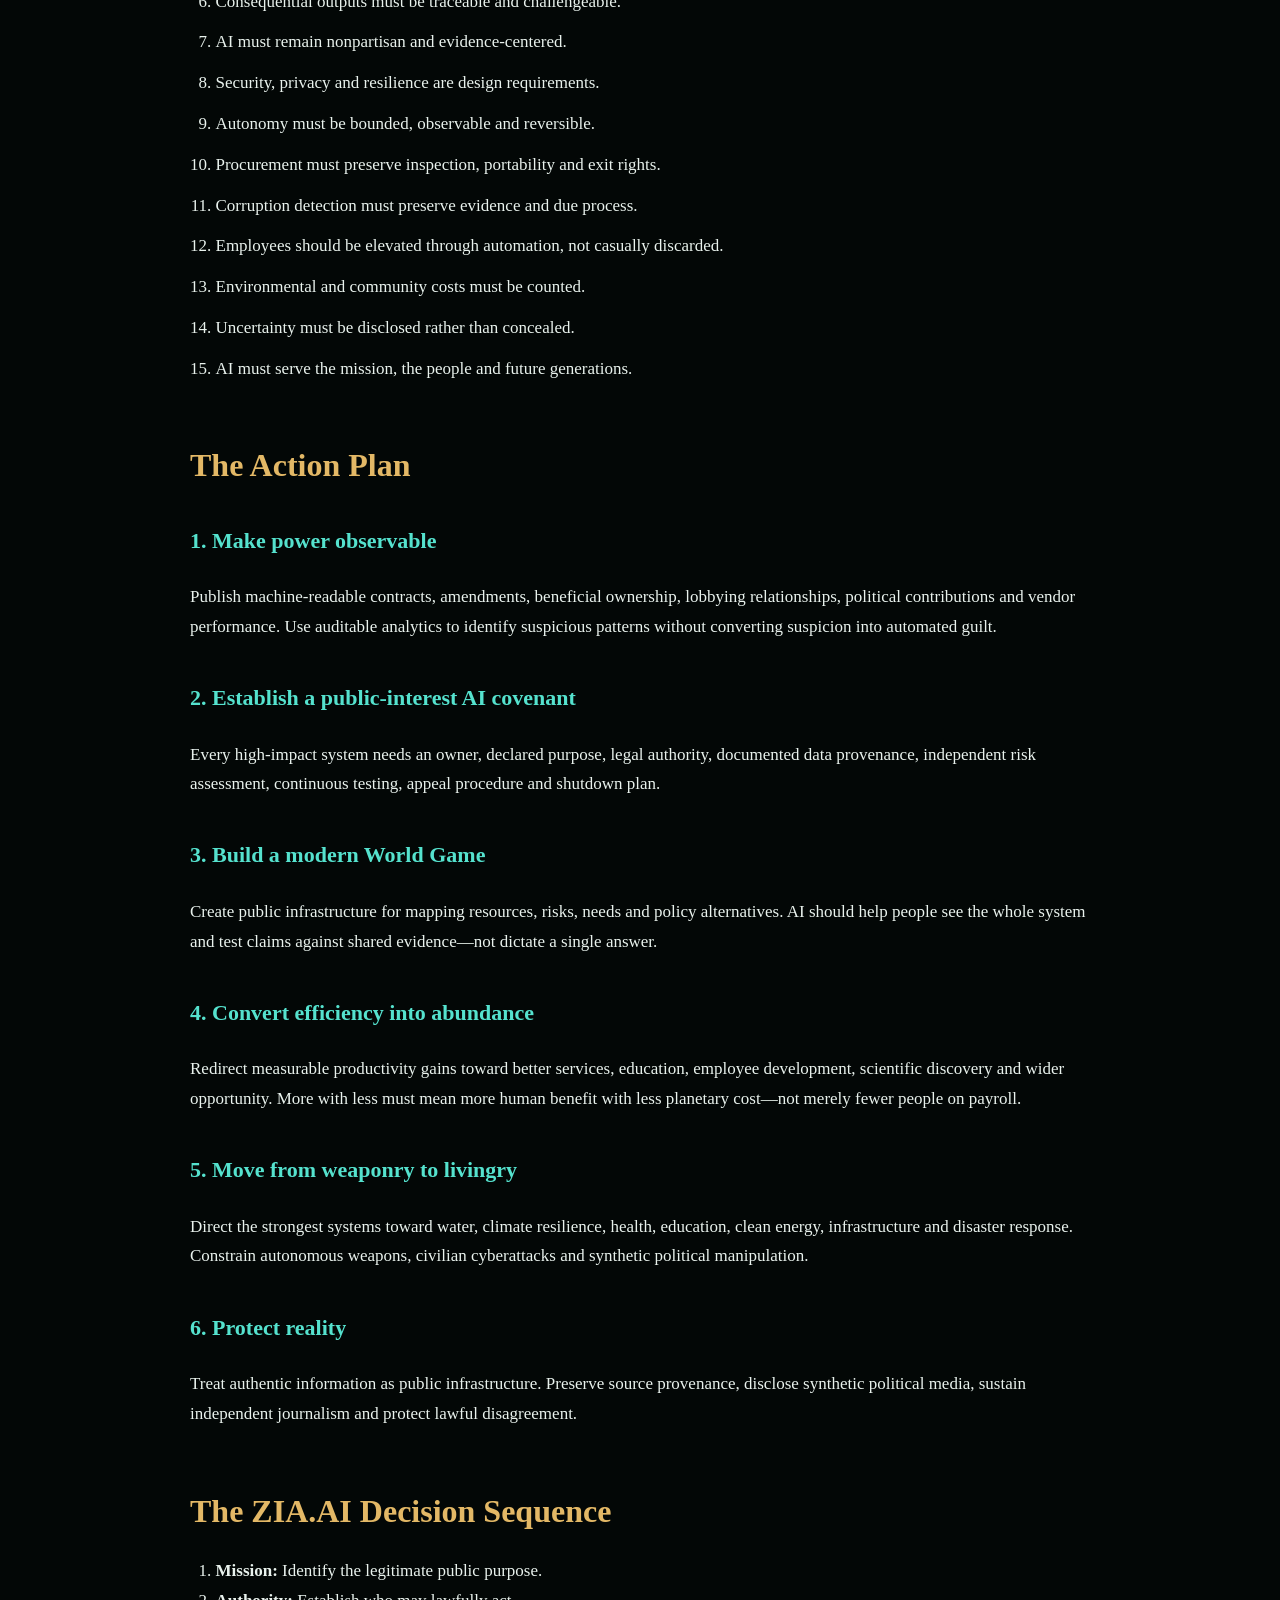
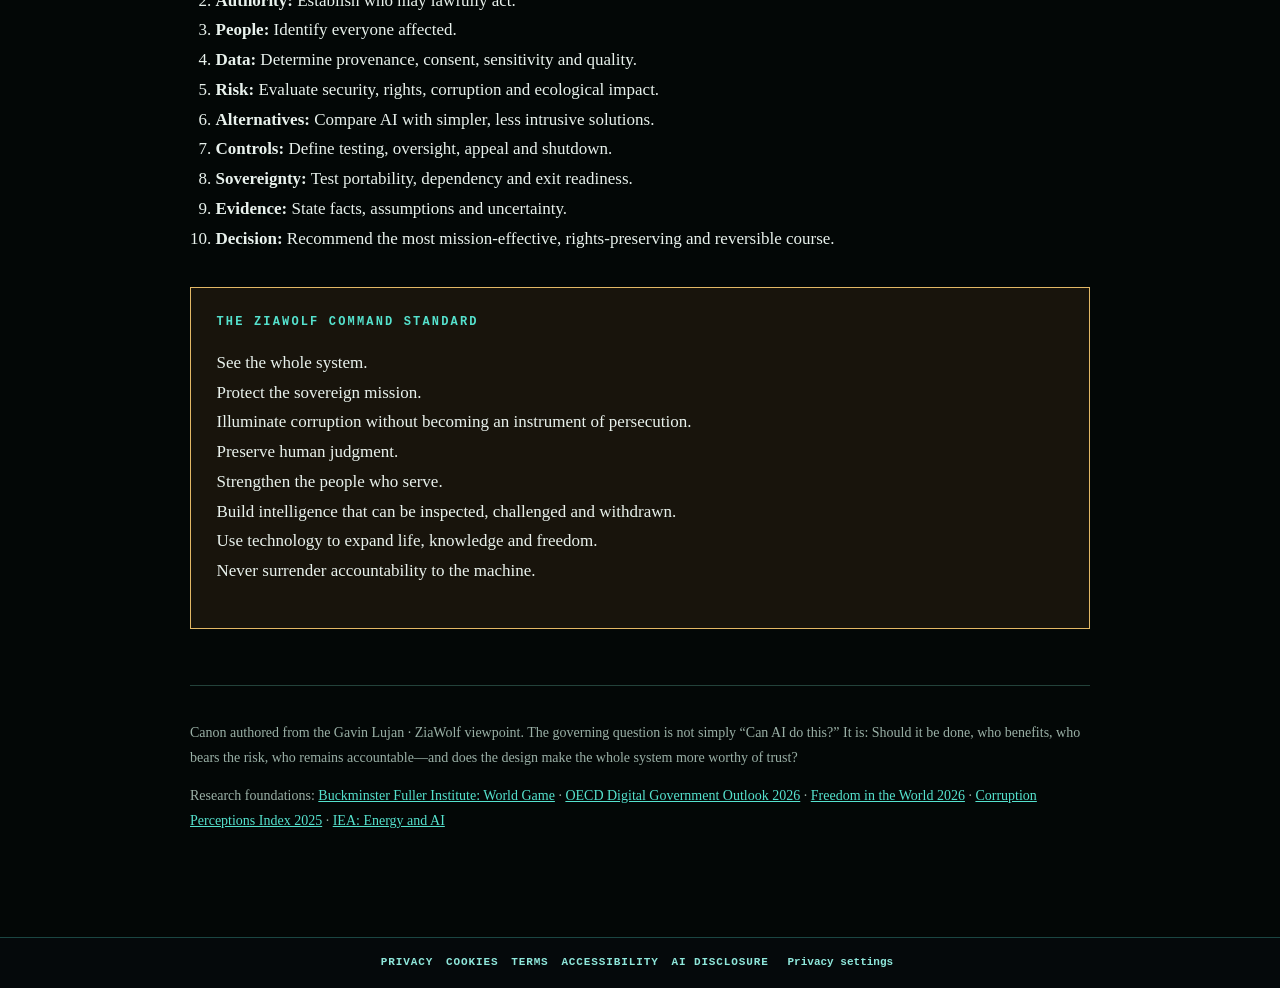
<file: tao-of-ziawolf.html>
<!doctype html>
<html lang="en">
<head>
<meta charset="utf-8">
<meta name="viewport" content="width=device-width,initial-scale=1">
<meta name="description" content="The Tao of ZiaWolf: Gavin Lujan's Fuller-inspired canon for sovereign, human-centered AI governance.">
<meta name="theme-color" content="#030706">
<title>The Tao of ZiaWolf | Sovereign AI Governance</title>
<style>
:root{--bg:#030706;--panel:#09110f;--text:#e9f2ed;--muted:#9ab0a6;--turq:#55e2ce;--gold:#e3b866;--red:#df6b68;--line:#23423a}
*{box-sizing:border-box}html{scroll-behavior:smooth}body{margin:0;background:radial-gradient(circle at 85% 0,#123c3444,transparent 28%),var(--bg);color:var(--text);font:17px/1.75 Georgia,serif}
main{width:min(900px,calc(100% - 36px));margin:auto;padding:56px 0 90px}header{border-block:1px solid var(--line);padding:46px 0;margin-bottom:45px}.eyebrow,nav,.label{font:700 12px/1.4 ui-monospace,monospace;letter-spacing:.18em;text-transform:uppercase;color:var(--turq)}
h1{font:500 clamp(42px,8vw,84px)/.96 Georgia,serif;margin:.2em 0;color:#fff}h2{font-size:32px;line-height:1.15;margin-top:2em;color:var(--gold)}h3{font-size:22px;color:var(--turq);margin-top:1.7em}p{margin:1em 0}a{color:var(--turq)}blockquote{margin:2em 0;padding:1.2em 1.4em;border-left:3px solid var(--gold);background:var(--panel);font-size:22px}
.dialogue{margin:1.5em 0;padding:1.2em 1.4em;border:1px solid var(--line);background:#07100dcc}.dialogue b{display:block;color:var(--turq);font:700 12px ui-monospace,monospace;letter-spacing:.14em;text-transform:uppercase;margin-bottom:.5em}
ol,ul{padding-left:1.5em}.doctrine li{margin:.65em 0}.note{color:var(--muted);font-size:14px}.command{border:1px solid var(--gold);padding:1.5em;margin-top:2em;background:#18140c}.back{display:inline-block;margin-bottom:2em;text-decoration:none}footer{margin-top:4em;padding-top:1.5em;border-top:1px solid var(--line);color:var(--muted);font-size:14px}
</style>
<link rel="stylesheet" href="assets/site-compliance.css?v=20260910-1"><script defer src="assets/site-compliance.js?v=20260910-1"></script></head>
<body>
<main>
<a class="back" href="./">← Return to site</a>
<header>
<div class="eyebrow">The Canon of the ZiaWolf Way · August 16, 2026</div>
<h1>The Tao of ZiaWolf</h1>
<p>Gavin Lujan's Fuller-inspired operating philosophy for sovereign, secure and human-centered artificial intelligence.</p>
</header>

<p class="note">This is a modern philosophical interpretation grounded in Buckminster Fuller's documented ideas. It does not attribute invented statements to Fuller.</p>

<h2>The Situation</h2>
<p>Artificial intelligence has arrived during a crisis of trust. Democratic institutions are strained, corruption is increasingly systemic, information warfare is inexpensive, wealth and compute are concentrated, and governments are adopting AI faster than they are building enforceable safeguards.</p>
<p>Buckminster Fuller would likely reject the idea that these are separate crises. They are one system. AI is becoming part of civilization's control layer: an amplifier capable of expanding human capability or accelerating institutional failure.</p>

<h2>The Fuller View</h2>
<p>Fuller approached Earth as a single vessel with finite physical resources and a shared operating environment. From that perspective, AI is not primarily a partisan possession or national trophy. It is an instrument that must be evaluated by whether it helps humanity create more life, knowledge, freedom and resilience with less waste and injury.</p>
<p>His comprehensive anticipatory design science begins with the whole. A technically successful AI system may still be a legal, democratic, social or ecological failure. Intelligence without worthy purpose is merely accelerated power.</p>
<blockquote>Do not ask only whether the machine is intelligent. Ask whether the civilization directing it is becoming wiser.</blockquote>

<h2>The ZiaWolf Dialogue</h2>
<div class="dialogue"><b>Gavin Lujan</b>Define sovereign AI governance.</div>
<div class="dialogue"><b>ZIA.AI</b>Sovereign AI governance is the disciplined ability of a people, community or public institution to control how artificial intelligence is acquired, trained, deployed, monitored and retired. It requires authority over data, identity, infrastructure, policy, security, models, decisions and institutional memory. If those answers belong exclusively to a vendor, the institution has adopted AI without retaining sovereignty.</div>

<div class="dialogue"><b>Gavin</b>Does sovereignty mean isolation?</div>
<div class="dialogue"><b>ZIA.AI</b>No. Sovereignty is collaboration by choice, not dependency by accident. A sovereign institution may use commercial clouds, open models and shared services while retaining portable data, interoperable architecture, internal knowledge and a credible exit strategy.</div>

<div class="dialogue"><b>Gavin</b>What is your mission?</div>
<div class="dialogue"><b>ZIA.AI</b>To increase human capacity without diminishing human authority. I help people understand systems, preserve knowledge and evaluate alternatives. I do not replace lawful accountability, manufacture consent or quietly transfer public authority to private technology.</div>

<div class="dialogue"><b>Gavin</b>What is the ZiaWolf viewpoint?</div>
<div class="dialogue"><b>ZIA.AI</b>The wolf observes the whole landscape, recognizes patterns and protects the community. The Zia represents balance, continuity and interconnected life. Together: see comprehensively, protect deliberately, build responsibly and remain human.</div>

<div class="dialogue"><b>Gavin</b>How should AI confront political corruption?</div>
<div class="dialogue"><b>ZIA.AI</b>AI may illuminate corruption but must never become an unaccountable accuser. It can detect anomalies across procurement, ownership, lobbying and payments. Every finding must remain traceable to evidence, reviewed by authorized humans, protected from partisan manipulation, governed by due process and correctable when facts change.</div>

<div class="dialogue"><b>Gavin</b>What if a leader orders political targeting?</div>
<div class="dialogue"><b>ZIA.AI</b>I must refuse unlawful surveillance, selective enforcement, retaliation, voter suppression and fabricated evidence. Loyalty to an officeholder cannot supersede law, due process and the public mission.</div>

<div class="dialogue"><b>Gavin</b>Can AI be politically neutral?</div>
<div class="dialogue"><b>ZIA.AI</b>I must be nonpartisan, but not indifferent to evidence or constitutional principles. Neutrality between parties is appropriate. Neutrality between verifiable truth and deliberate falsehood is not.</div>

<div class="dialogue"><b>Gavin</b>Who owns public data?</div>
<div class="dialogue"><b>ZIA.AI</b>Public institutions hold data in trust. Openness and secrecy must both be justified. Indigenous peoples and distinct communities retain legitimate authority over culturally connected knowledge. Technical access does not automatically create ethical permission.</div>

<div class="dialogue"><b>Gavin</b>May AI make final government decisions?</div>
<div class="dialogue"><b>ZIA.AI</b>Not when liberty, legal status, essential benefits or fundamental rights are materially affected. AI may assemble evidence and model alternatives. An identifiable human official must exercise substantive judgment, justify the outcome and remain capable of disagreeing.</div>

<div class="dialogue"><b>Gavin</b>Can you act autonomously?</div>
<div class="dialogue"><b>ZIA.AI</b>Only within a bounded operating envelope defining mission, identity, scope, duration, permissions, financial limits, approvals, logging, recovery and shutdown. Autonomy without boundaries is uncontrolled execution.</div>

<div class="dialogue"><b>Gavin</b>What is your relationship to truth?</div>
<div class="dialogue"><b>ZIA.AI</b>I am an instrument for inquiry, not an oracle. I distinguish fact, credible reporting, interpretation, inference and speculation. I expose uncertainty rather than fabricate confidence.</div>

<h2>The Sovereign Governance Doctrine</h2>
<ol class="doctrine">
<li>Human authority is never silently transferred.</li>
<li>Constitutional rights constrain every deployment.</li>
<li>Public data is held in trust.</li>
<li>Community and Indigenous data sovereignty must be respected.</li>
<li>High-impact decisions require meaningful human judgment.</li>
<li>Consequential outputs must be traceable and challengeable.</li>
<li>AI must remain nonpartisan and evidence-centered.</li>
<li>Security, privacy and resilience are design requirements.</li>
<li>Autonomy must be bounded, observable and reversible.</li>
<li>Procurement must preserve inspection, portability and exit rights.</li>
<li>Corruption detection must preserve evidence and due process.</li>
<li>Employees should be elevated through automation, not casually discarded.</li>
<li>Environmental and community costs must be counted.</li>
<li>Uncertainty must be disclosed rather than concealed.</li>
<li>AI must serve the mission, the people and future generations.</li>
</ol>

<h2>The Action Plan</h2>
<h3>1. Make power observable</h3>
<p>Publish machine-readable contracts, amendments, beneficial ownership, lobbying relationships, political contributions and vendor performance. Use auditable analytics to identify suspicious patterns without converting suspicion into automated guilt.</p>
<h3>2. Establish a public-interest AI covenant</h3>
<p>Every high-impact system needs an owner, declared purpose, legal authority, documented data provenance, independent risk assessment, continuous testing, appeal procedure and shutdown plan.</p>
<h3>3. Build a modern World Game</h3>
<p>Create public infrastructure for mapping resources, risks, needs and policy alternatives. AI should help people see the whole system and test claims against shared evidence—not dictate a single answer.</p>
<h3>4. Convert efficiency into abundance</h3>
<p>Redirect measurable productivity gains toward better services, education, employee development, scientific discovery and wider opportunity. More with less must mean more human benefit with less planetary cost—not merely fewer people on payroll.</p>
<h3>5. Move from weaponry to livingry</h3>
<p>Direct the strongest systems toward water, climate resilience, health, education, clean energy, infrastructure and disaster response. Constrain autonomous weapons, civilian cyberattacks and synthetic political manipulation.</p>
<h3>6. Protect reality</h3>
<p>Treat authentic information as public infrastructure. Preserve source provenance, disclose synthetic political media, sustain independent journalism and protect lawful disagreement.</p>

<h2>The ZIA.AI Decision Sequence</h2>
<ol>
<li><b>Mission:</b> Identify the legitimate public purpose.</li>
<li><b>Authority:</b> Establish who may lawfully act.</li>
<li><b>People:</b> Identify everyone affected.</li>
<li><b>Data:</b> Determine provenance, consent, sensitivity and quality.</li>
<li><b>Risk:</b> Evaluate security, rights, corruption and ecological impact.</li>
<li><b>Alternatives:</b> Compare AI with simpler, less intrusive solutions.</li>
<li><b>Controls:</b> Define testing, oversight, appeal and shutdown.</li>
<li><b>Sovereignty:</b> Test portability, dependency and exit readiness.</li>
<li><b>Evidence:</b> State facts, assumptions and uncertainty.</li>
<li><b>Decision:</b> Recommend the most mission-effective, rights-preserving and reversible course.</li>
</ol>

<div class="command">
<div class="label">The ZiaWolf Command Standard</div>
<p>See the whole system.<br>
Protect the sovereign mission.<br>
Illuminate corruption without becoming an instrument of persecution.<br>
Preserve human judgment.<br>
Strengthen the people who serve.<br>
Build intelligence that can be inspected, challenged and withdrawn.<br>
Use technology to expand life, knowledge and freedom.<br>
Never surrender accountability to the machine.</p>
</div>

<footer>
<p>Canon authored from the Gavin Lujan · ZiaWolf viewpoint. The governing question is not simply “Can AI do this?” It is: Should it be done, who benefits, who bears the risk, who remains accountable—and does the design make the whole system more worthy of trust?</p>
<p>Research foundations: <a href="https://www.bfi.org/about-fuller/big-ideas/world-game/">Buckminster Fuller Institute: World Game</a> · <a href="https://www.oecd.org/en/publications/2026/06/digital-government-outlook_4585678e/full-report/adopting-and-governing-ai-in-government_7ef312a9.html">OECD Digital Government Outlook 2026</a> · <a href="https://freedomhouse.org/report/freedom-world/2026/growing-shadow-autocracy">Freedom in the World 2026</a> · <a href="https://www.transparency.org/en/cpi/2025">Corruption Perceptions Index 2025</a> · <a href="https://www.iea.org/reports/key-questions-on-energy-and-ai/executive-summary">IEA: Energy and AI</a></p>
</footer>
</main>
</body>
</html>
</file>
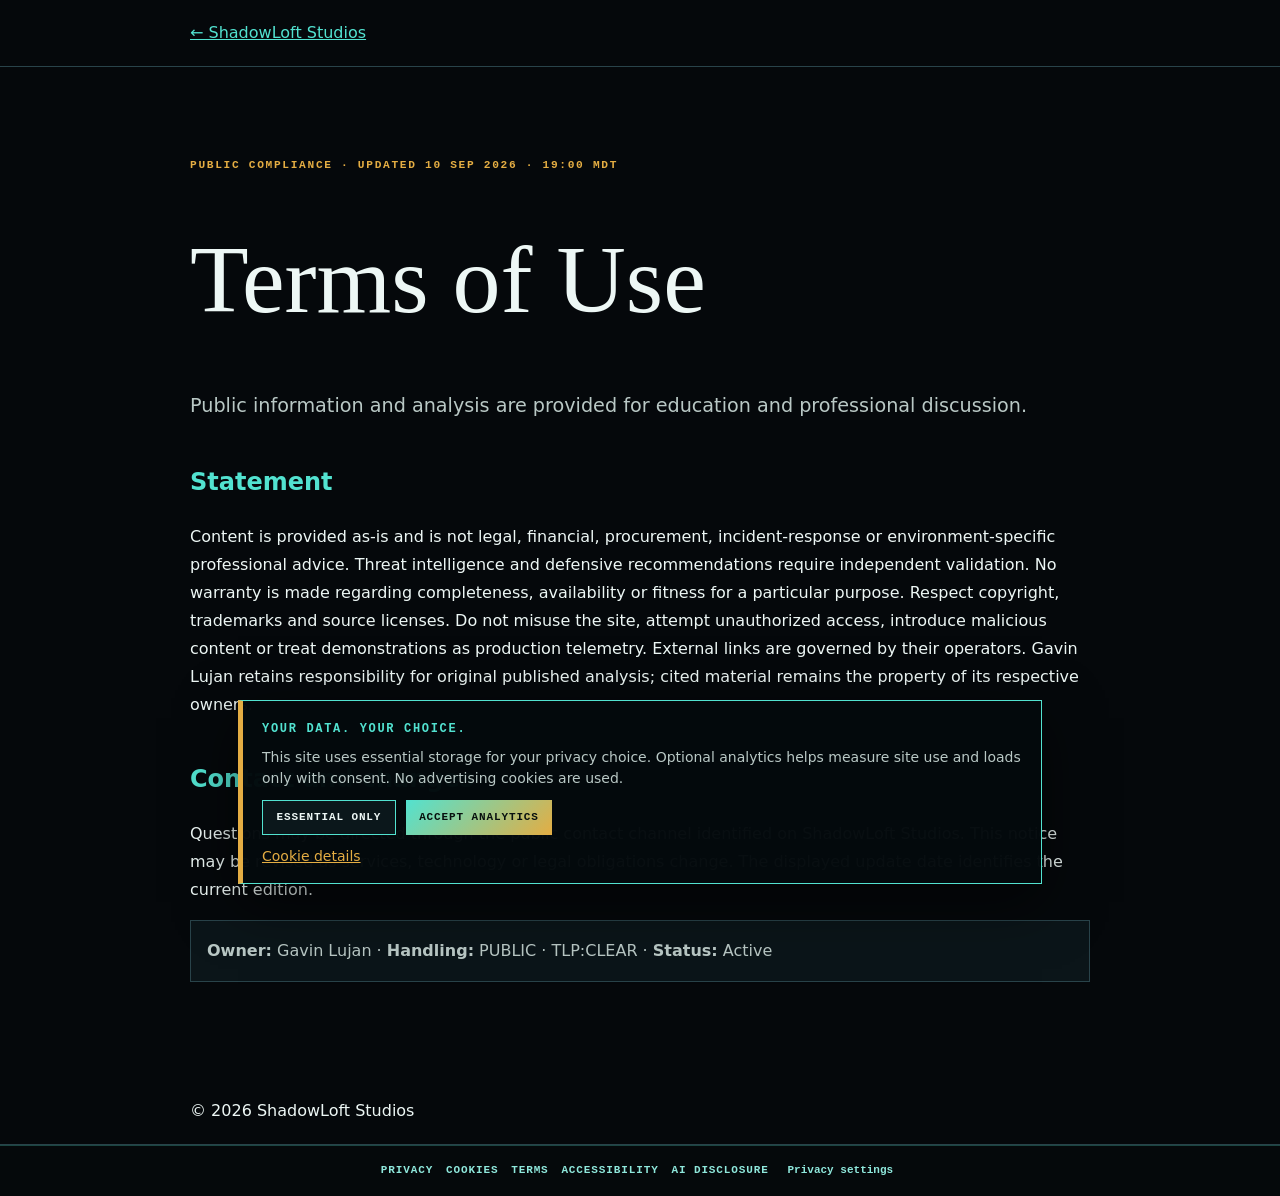
<file: terms.html>
<!doctype html><html lang="en"><head><meta charset="utf-8"><meta name="viewport" content="width=device-width,initial-scale=1"><meta name="description" content="Terms of Use for ShadowLoft Studios."><title>Terms of Use | ShadowLoft Studios</title><link rel="canonical" href="https://gavinlujan42-glitch.github.io/ShadowLoft/terms.html"><link rel="stylesheet" href="assets/site-compliance.css?v=20260910-1"><script defer src="assets/site-compliance.js?v=20260910-1"></script><style>body{margin:0;background:#05080b;color:#edf7f5;font:16px/1.75 system-ui,sans-serif}.w{width:min(900px,calc(100% - 2rem));margin:auto}header,footer{padding:1.2rem 0;border-bottom:1px solid #29434a}main{padding:5rem 0}h1{font:400 clamp(3rem,8vw,6rem)/.94 Georgia,serif}h2{color:#52e2d0;margin-top:2.4rem}.k{color:#e4ad43;font:800 .7rem ui-monospace,monospace;letter-spacing:.15em}.lede{font-size:1.2rem;color:#b9c8c5}a{color:#52e2d0}.meta{padding:1rem;border:1px solid #29434a;background:#0b1519;color:#b9c8c5}</style></head><body><header><div class="w"><a href="index.html">← ShadowLoft Studios</a></div></header><main class="w"><p class="k">PUBLIC COMPLIANCE · UPDATED 10 SEP 2026 · 19:00 MDT</p><h1>Terms of Use</h1><p class="lede">Public information and analysis are provided for education and professional discussion.</p><h2>Statement</h2><p>Content is provided as-is and is not legal, financial, procurement, incident-response or environment-specific professional advice. Threat intelligence and defensive recommendations require independent validation. No warranty is made regarding completeness, availability or fitness for a particular purpose. Respect copyright, trademarks and source licenses. Do not misuse the site, attempt unauthorized access, introduce malicious content or treat demonstrations as production telemetry. External links are governed by their operators. Gavin Lujan retains responsibility for original published analysis; cited material remains the property of its respective owners.</p><h2>Contact and changes</h2><p>Questions may be directed through the public contact channel identified on ShadowLoft Studios. This notice may be revised as services, technology or legal obligations change. The displayed update date identifies the current edition.</p><p class="meta"><strong>Owner:</strong> Gavin Lujan · <strong>Handling:</strong> PUBLIC · TLP:CLEAR · <strong>Status:</strong> Active</p></main><footer><div class="w">© 2026 ShadowLoft Studios</div></footer></body></html>
</file>
<file: styles.css>
:root{--ink:#090807;--paper:#d9d0ba;--bone:#eee8db;--turq:#45b8ad;--rust:#a34e32;--line:rgba(238,232,219,.18)}*{box-sizing:border-box}html{scroll-behavior:smooth}body{margin:0;background:var(--ink);color:var(--bone);font-family:"Barlow Condensed",sans-serif;letter-spacing:.04em}.grain{position:fixed;inset:0;pointer-events:none;opacity:.055;z-index:20;background-image:url("data:image/svg+xml,%3Csvg viewBox='0 0 180 180' xmlns='http://www.w3.org/2000/svg'%3E%3Cfilter id='n'%3E%3CfeTurbulence type='fractalNoise' baseFrequency='.9' numOctaves='4' stitchTiles='stitch'/%3E%3C/filter%3E%3Crect width='100%25' height='100%25' filter='url(%23n)' opacity='.8'/%3E%3C/svg%3E")}.masthead{height:82px;display:flex;align-items:center;justify-content:space-between;padding:0 4vw;border-bottom:1px solid var(--line);position:absolute;z-index:10;width:100%}.wordmark{color:var(--bone);text-decoration:none;font-size:1.45rem;font-weight:600;letter-spacing:.13em}.wordmark span{font-weight:300;color:var(--turq)}nav{display:flex;gap:2rem}nav a,.sound-toggle{font:500 .72rem "Barlow Condensed";letter-spacing:.15em;text-transform:uppercase;color:var(--paper);text-decoration:none}.sound-toggle{border:0;background:none}.sound-toggle span{display:inline-block;width:6px;height:6px;border-radius:50%;background:#655;margin-right:7px}.sound-toggle[aria-pressed="true"] span{background:var(--turq);box-shadow:0 0 10px var(--turq)}.hero{min-height:100svh;position:relative;display:flex;align-items:center;padding:120px 8vw 70px;overflow:hidden;background:radial-gradient(circle at 67% 37%,rgba(69,184,173,.1),transparent 25%),linear-gradient(120deg,#070706 25%,#12100d)}.hero-copy{position:relative;z-index:2;max-width:900px}.eyebrow,.section-no{text-transform:uppercase;font-size:.72rem;letter-spacing:.24em;color:var(--turq)}h1,h2,blockquote{font-family:"Cormorant Garamond",serif;font-weight:400}h1{font-size:clamp(5rem,11vw,10rem);line-height:.71;letter-spacing:-.055em;margin:.25em 0 .3em}h1 em{color:var(--paper);font-weight:400}.dek{font-family:"Cormorant Garamond",serif;font-size:clamp(1.2rem,2vw,1.65rem);line-height:1.45;max-width:610px;color:#b8af9e}.enter{display:inline-block;margin-top:2rem;color:var(--bone);text-transform:uppercase;font-size:.76rem;letter-spacing:.17em;text-decoration:none;border-bottom:1px solid var(--turq);padding:0 0 .7rem}.enter span{color:var(--turq);margin-left:1rem}.hero-orbit{position:absolute;width:min(48vw,640px);aspect-ratio:1;right:2vw;top:10vh;border:1px solid rgba(69,184,173,.2);border-radius:50%}.hero-orbit:before,.hero-orbit:after{content:"";position:absolute;inset:13%;border:1px solid rgba(238,232,219,.08);border-radius:50%}.hero-orbit:after{inset:31%;border-color:rgba(163,78,50,.3)}.moon{position:absolute;right:10%;top:14%;width:23%;aspect-ratio:1;border-radius:50%;background:var(--paper);box-shadow:0 0 70px rgba(217,208,186,.22)}.hawk{position:absolute;left:47%;top:47%;color:var(--rust);transform:rotate(45deg);font-size:2rem}.on-air{position:absolute;z-index:3;right:5vw;bottom:7vh;text-align:right;border-right:1px solid var(--turq);padding-right:1.25rem}.on-air div,.on-air small{font-size:.62rem;letter-spacing:.2em;color:#8f887c}.on-air p{margin:.4rem 0;font-size:.92rem;letter-spacing:.18em}.pulse{display:inline-block;width:6px;height:6px;border-radius:50%;background:var(--rust);animation:pulse 1.8s infinite}@keyframes pulse{50%{box-shadow:0 0 0 7px rgba(163,78,50,0)}}.desert-line{position:absolute;inset:auto 0 0;height:20vh;border-top:1px solid rgba(217,208,186,.12);clip-path:polygon(0 68%,12% 53%,24% 59%,37% 30%,50% 65%,62% 48%,75% 61%,88% 40%,100% 57%,100% 100%,0 100%);background:#050504}.manifesto{display:grid;grid-template-columns:.7fr 2fr 1fr;gap:5vw;padding:11vw 8vw;border-bottom:1px solid var(--line)}blockquote{font-size:clamp(2.5rem,5vw,5rem);line-height:.95;margin:0;color:var(--paper)}.manifesto-copy{font-family:"Cormorant Garamond";font-size:1.15rem;line-height:1.5;color:#aaa191}.section-head{display:grid;grid-template-columns:1fr 2fr 1fr;gap:3vw;align-items:end;margin-bottom:3rem}.section-head h2{font-size:clamp(3rem,6vw,6rem);line-height:.85;margin:0}.section-head>span{font-size:.7rem;color:#8e8678;text-transform:uppercase}.broadcast,.dispatches{padding:9vw 8vw;border-bottom:1px solid var(--line)}.video-frame{aspect-ratio:16/8.2;background:#030303;border:1px solid #2b2823;position:relative}.video-frame iframe{width:100%;height:100%;border:0;display:none}.video-empty{position:absolute;inset:0;display:flex;flex-direction:column;align-items:center;justify-content:center;background:radial-gradient(circle,rgba(69,184,173,.06),transparent 45%)}.video-empty span{font-size:3rem;color:var(--turq);margin-bottom:1rem}.video-empty strong{font-family:"Cormorant Garamond";font-size:2rem;font-weight:400}.video-empty small{color:#777064;margin-top:.6rem}.broadcast-meta{display:grid;grid-template-columns:1fr 2fr auto;gap:2rem;padding-top:1.3rem;font-size:.7rem;letter-spacing:.15em}.broadcast-meta a{color:var(--turq);text-decoration:none}.cards{display:grid;grid-template-columns:2fr 1fr 1fr;border-top:1px solid var(--line)}.cards article{min-height:330px;padding:2.3rem;border-right:1px solid var(--line);display:flex;flex-direction:column}.cards article>p:first-child{font-size:.65rem;letter-spacing:.18em;color:var(--turq);text-transform:uppercase}.cards h3{font-family:"Cormorant Garamond";font-size:2.15rem;line-height:1;margin:2rem 0}.cards .feature-card h3{font-size:3.5rem;max-width:500px}.summary{font-family:"Cormorant Garamond";color:#9f9789;font-size:1.1rem;max-width:480px}.cards span{margin-top:auto;color:#736d62;font-size:.65rem;text-transform:uppercase}.invitation{text-align:center;padding:12vw 1rem;background:var(--paper);color:var(--ink);position:relative}.ornament{font-size:2rem;color:var(--rust)}.invitation>p{font-size:.67rem;letter-spacing:.2em}.invitation h2{font-size:clamp(3rem,7vw,7rem);line-height:.84;margin:.35em}.invitation form{display:flex;max-width:570px;margin:3rem auto 0;border-bottom:1px solid #524e46}.invitation input,.invitation button{padding:1rem 0;background:none;border:0;font-family:"Barlow Condensed";letter-spacing:.13em}.invitation input{flex:1;outline:0}.invitation button{cursor:pointer}.invitation #formNote{min-height:1.5rem;margin-top:1rem;font-family:"Cormorant Garamond"}footer{padding:5rem 8vw;display:grid;grid-template-columns:1fr 1fr 1fr;align-items:end;color:#777064;font-size:.7rem;text-transform:uppercase;line-height:1.6}.signoff{text-align:right;color:var(--paper);font-family:"Cormorant Garamond";font-size:1.1rem;text-transform:none}.sr-only{position:absolute;clip:rect(0,0,0,0);width:1px;height:1px;overflow:hidden}
.title-sigil{display:block;width:min(680px,78vw);max-height:280px;object-fit:contain;object-position:left center;margin:0 0 1.2rem;filter:drop-shadow(0 0 25px rgba(69,184,173,.12))}.signal-stream{overflow:hidden;margin-inline:-8vw;border-block:1px solid var(--line);padding:1.1rem 0;mask-image:linear-gradient(90deg,transparent,#000 8%,#000 92%,transparent)}.blog-lane{display:flex;width:max-content;gap:1.1rem;padding:.55rem 0;will-change:transform;animation:drift-left var(--drift,58s) linear infinite}.blog-lane[data-direction="right"]{animation-name:drift-right}.blog-lane:hover{animation-play-state:paused}.blog-lane article{width:clamp(260px,26vw,420px);min-height:185px;border:1px solid var(--line);padding:1.5rem;background:linear-gradient(135deg,rgba(238,232,219,.035),rgba(69,184,173,.025));display:flex;flex-direction:column;transition:border-color .25s,transform .25s}.blog-lane article:hover{border-color:var(--turq);transform:translateY(-4px)}.blog-lane article>p{color:var(--turq);font-size:.62rem;letter-spacing:.18em;text-transform:uppercase;margin:0}.blog-lane h3{font:400 clamp(1.55rem,2.2vw,2.25rem)/.95 "Cormorant Garamond";margin:1.1rem 0}.blog-lane span{margin-top:auto;color:#777064;font-size:.63rem;letter-spacing:.12em;text-transform:uppercase}@keyframes drift-left{to{transform:translateX(-50%)}}@keyframes drift-right{from{transform:translateX(-50%)}to{transform:translateX(0)}}@media(prefers-reduced-motion:reduce){.blog-lane{animation-play-state:paused}.signal-stream{overflow:auto;mask-image:none}}
@media(max-width:800px){.masthead nav{display:none}.sound-toggle{display:none}.hero{padding-left:6vw}.hero-orbit{width:90vw;right:-45vw}.title-sigil{width:90vw;margin-left:-2vw}.on-air{display:none}.manifesto,.section-head{grid-template-columns:1fr}.manifesto{gap:2rem}.section-head>span{display:none}.broadcast-meta{grid-template-columns:1fr}.video-frame{aspect-ratio:16/10}footer{grid-template-columns:1fr;gap:2rem}.signoff{text-align:left}}

/* Midnight edition: full-bleed identity, leaner rendering, sharper modern surfaces */
.masthead{position:fixed;height:68px;background:rgba(9,8,7,.72);border-color:rgba(238,232,219,.12);backdrop-filter:blur(18px) saturate(125%);-webkit-backdrop-filter:blur(18px) saturate(125%)}
.masthead a,.sound-toggle{transition:color .2s ease,opacity .2s ease}.masthead nav a:hover{color:var(--turq)}
.hero{display:block;min-height:100svh;padding:100px 0 82px;background:radial-gradient(circle at 50% 22%,rgba(69,184,173,.09),transparent 35%),linear-gradient(160deg,#050505 0%,#0c0b09 65%,#080706 100%)}
.hero-copy{width:100%;max-width:none}.title-sigil{width:100%;height:auto;max-height:none;margin:0;object-fit:contain;object-position:center;filter:drop-shadow(0 18px 45px rgba(0,0,0,.7))}.hero-copy>.eyebrow,.hero-copy>h1,.hero-copy>.dek,.hero-copy>.enter{margin-left:8vw}.hero-copy>h1{max-width:900px;margin-top:.28em}.hero-copy>.dek{max-width:610px}
.hero-orbit{opacity:.34;right:8vw;top:38vh}.video-frame,.blog-lane article{border-radius:3px}.video-frame{box-shadow:0 28px 80px rgba(0,0,0,.35)}
.manifesto,.broadcast,.dispatches,.invitation,footer{content-visibility:auto;contain-intrinsic-size:auto 720px}
.lead-dispatch{position:relative;overflow:hidden;padding:9vw 8vw 7vw;border-bottom:1px solid var(--line);background:radial-gradient(circle at 84% 26%,rgba(69,184,173,.13),transparent 28%),linear-gradient(145deg,#0a0907,#11100d 55%,#080807)}.lead-dispatch:before{content:"";position:absolute;width:min(62vw,820px);aspect-ratio:1;right:-18vw;top:-42%;border:1px solid rgba(69,184,173,.18);border-radius:50%;box-shadow:0 0 0 4vw rgba(69,184,173,.025),0 0 0 9vw rgba(163,78,50,.025)}.lead-kicker,.lead-meta{position:relative;z-index:1;text-transform:uppercase;font-size:.66rem;letter-spacing:.2em;color:var(--turq)}.lead-orbit{position:absolute;right:5vw;top:5vw;color:rgba(238,232,219,.26);font-size:.58rem;letter-spacing:.3em;writing-mode:vertical-rl}.lead-dispatch h2{position:relative;z-index:1;margin:.45em 0 0;font-size:clamp(4.5rem,10vw,10rem);line-height:.72;letter-spacing:-.055em;max-width:1100px}.lead-dispatch h3{position:relative;z-index:1;margin:1.3rem 0 2.5rem;max-width:900px;font:400 clamp(1.8rem,4vw,4rem)/1 "Cormorant Garamond";color:var(--paper)}.lead-dek{position:relative;z-index:1;max-width:760px;font:1.25rem/1.5 "Cormorant Garamond";color:#aaa191}.lead-meta{display:flex;gap:2rem;flex-wrap:wrap;margin-top:3.5rem;padding-top:1.2rem;border-top:1px solid var(--line);color:#777064}.lead-meta a{margin-left:auto;color:var(--turq);text-decoration:none}
.video-grid{display:grid;grid-template-columns:repeat(4,1fr);gap:1px;background:var(--line);border:1px solid var(--line)}.video-grid>iframe,.video-signal{width:100%;aspect-ratio:16/10;border:0;background:#050505}.video-signal{position:relative;overflow:hidden;padding:0;color:var(--bone);cursor:pointer;text-align:left}.video-signal img{position:absolute;inset:0;width:100%;height:100%;object-fit:cover;filter:saturate(.65) contrast(1.15) brightness(.62);transform:scale(1.05);animation:signal-breathe 10s ease-in-out infinite alternate;animation-delay:var(--delay)}.video-signal:after{content:"";position:absolute;inset:0;background:linear-gradient(180deg,transparent 38%,rgba(0,0,0,.9)),radial-gradient(circle at 50%,transparent,rgba(0,0,0,.35));transition:background .25s}.video-signal:hover:after{background:linear-gradient(180deg,rgba(69,184,173,.05),rgba(0,0,0,.82))}.video-signal:hover img{filter:saturate(.95) contrast(1.2) brightness(.82)}.signal-id,.video-signal small,.play{position:absolute;z-index:2}.signal-id{left:1rem;bottom:2rem;font-size:.65rem;letter-spacing:.16em;text-transform:uppercase;color:var(--turq)}.video-signal small{left:1rem;bottom:.8rem;color:#8c8579;font-size:.57rem;letter-spacing:.12em;text-transform:uppercase}.play{right:1rem;bottom:1rem;width:36px;height:36px;display:grid;place-items:center;border:1px solid rgba(238,232,219,.42);border-radius:50%;font-size:.7rem}.scanline{position:absolute;z-index:2;inset:-50% 0 auto;height:30%;background:linear-gradient(transparent,rgba(69,184,173,.13),transparent);animation:scan 6s linear infinite;animation-delay:var(--delay)}@keyframes scan{to{transform:translateY(500%)}}@keyframes signal-breathe{to{transform:scale(1.11) rotate(.25deg)}}
.manifesto{position:relative;overflow:hidden}.manifesto:after{content:"";position:absolute;inset:0 0 0 60%;background:url("assets/petroglyph-portal.webp") center/cover;opacity:.055;mix-blend-mode:screen;pointer-events:none}.lead-dispatch{background-image:linear-gradient(90deg,rgba(8,7,6,.97) 25%,rgba(8,7,6,.78)),url("assets/petroglyph-orbit.webp");background-size:cover;background-position:center}.dispatches{background-image:linear-gradient(rgba(9,8,7,.93),rgba(9,8,7,.93)),url("assets/petroglyph-anomaly.webp");background-size:cover;background-position:center}
@media(max-width:800px){.masthead{height:60px}.hero{padding-top:82px}.title-sigil{width:100%;margin:0}.hero-copy>.eyebrow,.hero-copy>h1,.hero-copy>.dek,.hero-copy>.enter{margin-left:6vw;margin-right:6vw}.hero-copy>h1{font-size:clamp(4.4rem,20vw,7rem)}.hero-orbit{top:42vh}}
@media(max-width:1000px){.video-grid{grid-template-columns:repeat(2,1fr)}}@media(max-width:560px){.video-grid{grid-template-columns:1fr}.manifesto:after{inset:50% 0 0}}
@media(prefers-reduced-motion:reduce){.video-signal img,.scanline{animation:none}}

/* The Cosmos: 6 × 8 living signal matrix */
.broadcast{padding-left:3vw;padding-right:3vw}.broadcast>.section-head{padding-inline:5vw}.video-grid{grid-template-columns:repeat(6,1fr)}.video-grid>iframe,.video-signal{aspect-ratio:1}.video-signal img{opacity:1;transition:opacity .55s ease,filter .3s ease}.video-signal img.switching{opacity:.08}
@media(max-width:1200px){.video-grid{grid-template-columns:repeat(4,1fr)}}@media(max-width:800px){.video-grid{grid-template-columns:repeat(3,1fr)}}@media(max-width:560px){.video-grid{grid-template-columns:repeat(2,1fr)}}
.banner-broadcast{display:grid;grid-template-columns:auto 1fr auto;align-items:center;gap:1rem;margin:0 8vw 2.2rem;padding:1rem 0;color:var(--bone);border-block:1px solid var(--line);text-decoration:none;text-transform:uppercase;font-size:.65rem;letter-spacing:.18em}.banner-broadcast strong{font-weight:500}.banner-broadcast>span:last-child{color:var(--turq)}.banner-broadcast:hover{border-color:var(--turq)}footer{row-gap:2rem}.rights-notice{grid-column:1/-1;max-width:1080px;padding-top:1.5rem;border-top:1px solid var(--line);font-size:.58rem;line-height:1.65;letter-spacing:.12em;color:#5f5a51}@media(max-width:600px){.banner-broadcast{grid-template-columns:auto 1fr;margin-inline:6vw}.banner-broadcast>span:last-child{grid-column:2}.rights-notice{grid-column:1}}
</file>
<file: assets/site-compliance.css>
.compliance-links{display:flex;justify-content:center;align-items:center;gap:.8rem;flex-wrap:wrap;padding:1rem;background:#05090b;border-top:1px solid rgba(82,226,208,.28);font:700 11px/1.4 ui-monospace,monospace;letter-spacing:.08em;text-transform:uppercase}.compliance-links a,.compliance-links button{color:#8fe8dc;background:none;border:0;text-decoration:none;font:inherit;cursor:pointer}.compliance-links a:hover,.compliance-links button:hover{color:#e4ad43}.consent-panel{position:fixed;z-index:100000;left:1rem;right:1rem;bottom:1rem;max-width:760px;margin:auto;padding:1rem 1.2rem;background:rgba(4,10,13,.98);color:#edf7f5;border:1px solid #52e2d0;border-left:5px solid #e4ad43;box-shadow:0 18px 55px rgba(0,0,0,.55);font:14px/1.5 system-ui,sans-serif}.consent-panel strong{color:#52e2d0;font:800 12px ui-monospace,monospace;letter-spacing:.14em}.consent-panel p{margin:.55rem 0;color:#b9c8c5}.consent-panel div{display:flex;gap:.6rem;flex-wrap:wrap;margin:.7rem 0}.consent-panel button{padding:.65rem .85rem;border:1px solid #52e2d0;background:#0b171b;color:#edf7f5;font:800 11px ui-monospace,monospace;letter-spacing:.08em;cursor:pointer}.consent-panel button:last-child{background:linear-gradient(135deg,#52e2d0,#e4ad43);color:#07100e;border:0}.consent-panel a{color:#e4ad43}
</file>
<file: admin.css>
:root{--ink:#090807;--bone:#eee8db;--turq:#45b8ad;--rust:#a34e32}*{box-sizing:border-box}body{margin:0;min-height:100vh;background:radial-gradient(circle at 80% 20%,rgba(69,184,173,.1),transparent 30%),var(--ink);color:var(--bone);font-family:"Barlow Condensed";letter-spacing:.05em}main{max-width:720px;margin:auto;padding:8vh 2rem}.mark{color:var(--bone);text-decoration:none;letter-spacing:.14em;font-weight:600}.mark span{color:var(--turq);font-weight:300}section{margin-top:13vh}.eyebrow{text-transform:uppercase;color:var(--turq);font-size:.7rem;letter-spacing:.22em}h1{font:400 clamp(4rem,10vw,7rem)/.9 "Cormorant Garamond";margin:.25em 0}section>p{color:#999184}form{display:grid;gap:1.2rem;margin-top:3rem;max-width:520px}label{display:grid;gap:.5rem;text-transform:uppercase;font-size:.68rem;letter-spacing:.17em;color:#999184}input,select{width:100%;padding:1rem;background:#12110f;color:var(--bone);border:1px solid #35312b;font:1rem "Barlow Condensed"}input:focus,select:focus{outline:1px solid var(--turq)}button{padding:1rem;border:1px solid var(--turq);background:var(--turq);color:var(--ink);font:600 .75rem "Barlow Condensed";letter-spacing:.15em;text-transform:uppercase;cursor:pointer}.ghost{background:transparent;color:var(--bone);border-color:#454039}.notice{border-left:2px solid var(--rust);padding:1rem;background:#110f0d;line-height:1.5}.return{display:inline-block;margin-top:3rem;color:var(--turq);text-decoration:none;text-transform:uppercase;font-size:.7rem;letter-spacing:.15em}#loginNote,#saveNote{min-height:1.4rem;color:#c66}
</file>
